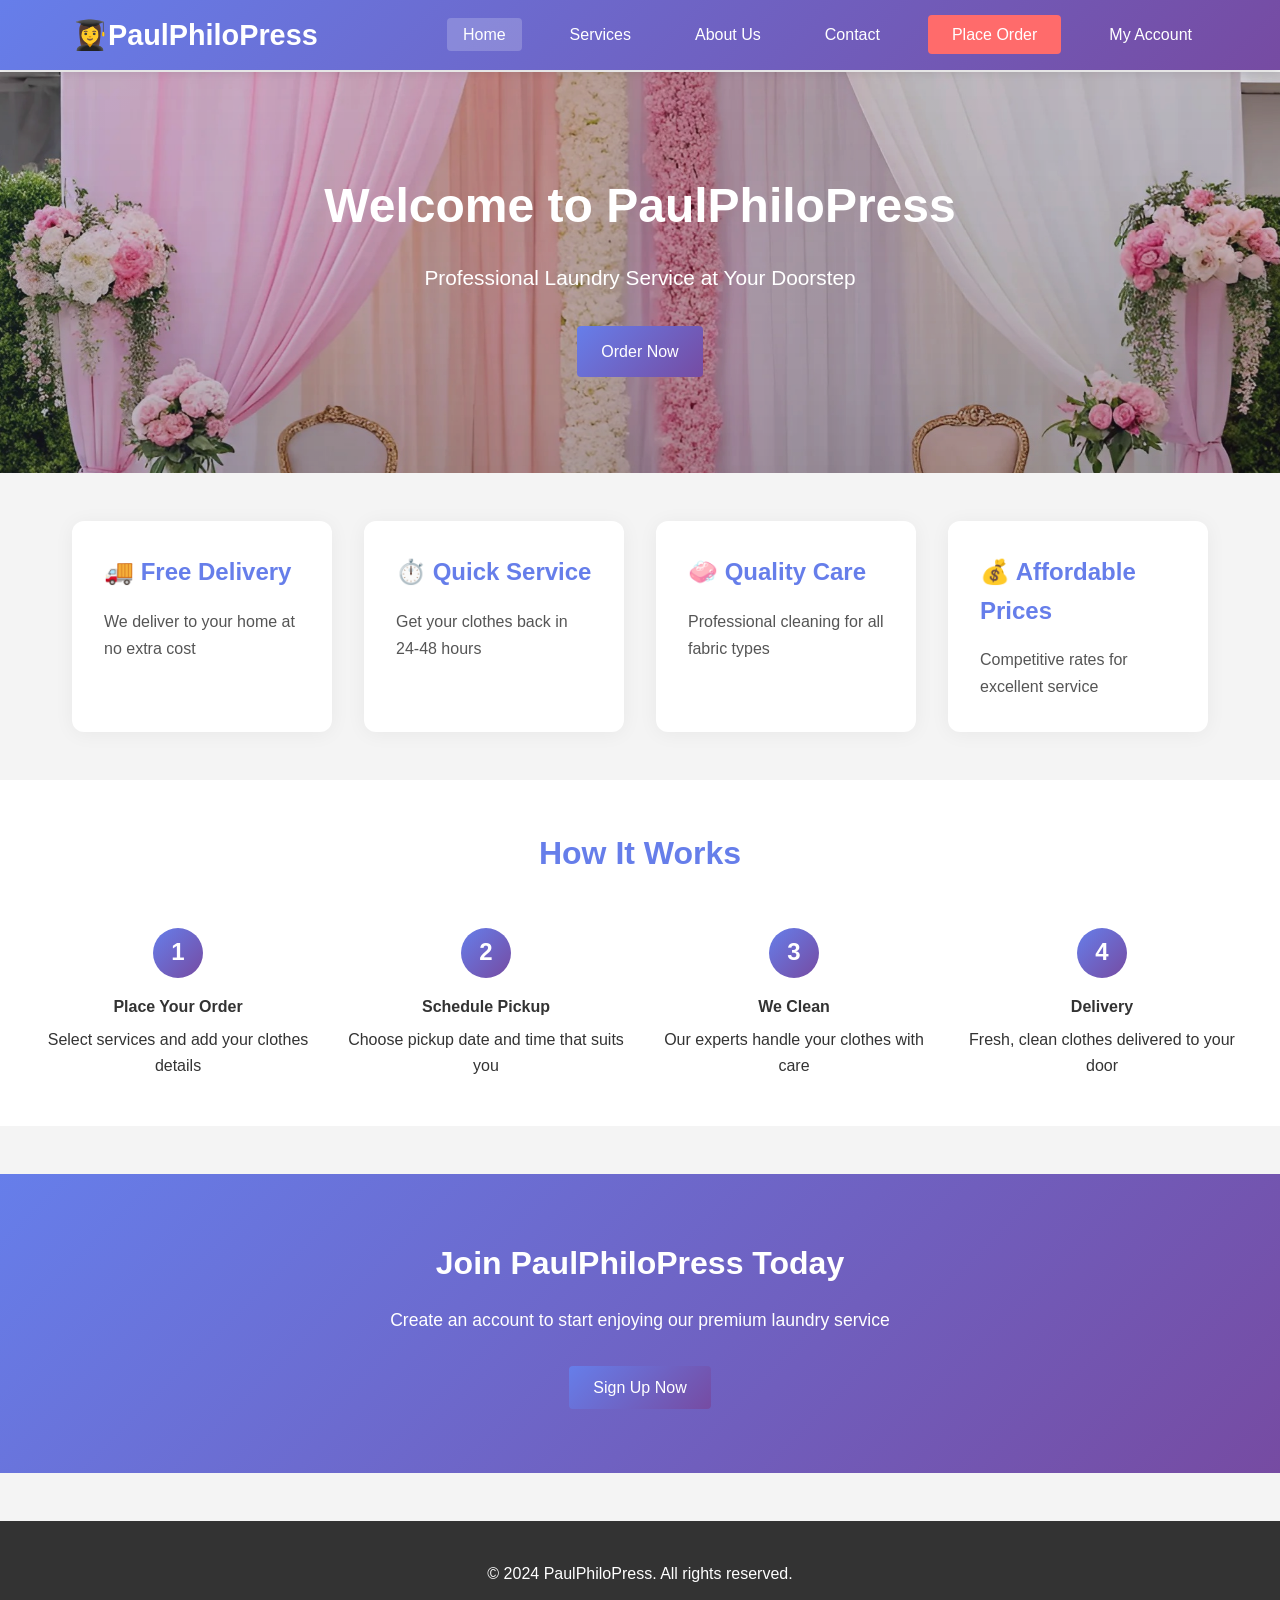
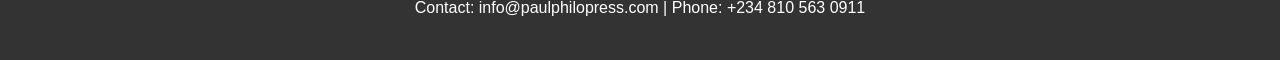
<file: index.html>
<!DOCTYPE html>
<html lang="en">

<head>
    <meta charset="UTF-8">
    <meta name="viewport" content="width=device-width, initial-scale=1.0">
    <title>PaulPhiloPress - Laundry Service</title>
    <link rel="stylesheet" href="styles.css">
</head>

<body>
    <!-- Navigation: top site navigation with responsive hamburger -->
    <nav class="navbar">
        <div class="nav-container">
            <div class="logo">👩‍🎓PaulPhiloPress</div>
            <div class="hamburger" id="hamburger" role="button" tabindex="0" aria-controls="navMenu"
                aria-expanded="false">
                <span></span>
                <span></span>
                <span></span>
            </div>
            <ul class="nav-menu" id="navMenu" aria-hidden="true">
                <li><a href="https://paulsoja1.github.io/Laundry-app/" class="active">Home</a></li>
                <li><a href="https://paulsoja1.github.io/Laundry-app/services.html">Services</a></li>
                <li><a href="https://paulsoja1.github.io/Laundry-app/about.html">About Us</a></li>
                <li><a href="https://paulsoja1.github.io/Laundry-app/contact.html">Contact</a></li>
                <li><a href="https://paulsoja1.github.io/Laundry-app/order.html" class="btn-order">Place Order</a></li>
                <li><a href="https://paulsoja1.github.io/Laundry-app/account.html">My Account</a></li>
                
            </ul>
        </div>
    </nav>

    <!-- Hero Section: main marketing CTA (centered on desktop) -->
    <section class="hero">
        <div class="hero-ad" id="heroAd" aria-hidden="true"></div>
        <div class="hero-content">
            <h1>Welcome to PaulPhiloPress</h1>
            <p>Professional Laundry Service at Your Doorstep</p>
            <a href="order.html" class="btn btn-primary">Order Now</a>
        </div>
    </section>

    <!-- Features Section: highlight core benefits in responsive cards -->
    <section class="features">
        <div class="feature-card">
            <h3>🚚 Free Delivery</h3>
            <p>We deliver to your home at no extra cost</p>
        </div>
        <div class="feature-card">
            <h3>⏱️ Quick Service</h3>
            <p>Get your clothes back in 24-48 hours</p>
        </div>
        <div class="feature-card">
            <h3>🧼 Quality Care</h3>
            <p>Professional cleaning for all fabric types</p>
        </div>
        <div class="feature-card">
            <h3>💰 Affordable Prices</h3>
            <p>Competitive rates for excellent service</p>
        </div>
    </section>

    <!-- How It Works -->
    <section class="how-it-works">
        <h2>How It Works</h2>
        <div class="steps">
            <div class="step">
                <div class="step-number">1</div>
                <h4>Place Your Order</h4>
                <p>Select services and add your clothes details</p>
            </div>
            <div class="step">
                <div class="step-number">2</div>
                <h4>Schedule Pickup</h4>
                <p>Choose pickup date and time that suits you</p>
            </div>
            <div class="step">
                <div class="step-number">3</div>
                <h4>We Clean</h4>
                <p>Our experts handle your clothes with care</p>
            </div>
            <div class="step">
                <div class="step-number">4</div>
                <h4>Delivery</h4>
                <p>Fresh, clean clothes delivered to your door</p>
            </div>
        </div>
    </section>

    <!-- User Registration Section: opens a centered modal signup form -->
    <section class="registration-section">
        <h2>Join PaulPhiloPress Today</h2>
        <p>Create an account to start enjoying our premium laundry service</p>
        <button class="btn btn-primary" onclick="openRegisterModal()">Sign Up Now</button>
    </section>

    <!-- Registration Modal -->
    <!-- Registration Modal (hidden by default)
         - `id="registerModal"` is used by JS to open/close the modal.
         - The modal uses centered flex layout and `max-height` + `overflow-y`
           so the form scrolls on small screens while staying visible.
    -->
    <div id="registerModal" class="modal" style="display:none;">
        <div class="modal-content">
            <span class="close" onclick="closeRegisterModal()">&times;</span>
            <h2>Create Your Account</h2>
            <!-- Signup form: fields are validated in `handleRegistration` -->
            <form id="registerForm">
                <div class="form-group">
                    <label>Username</label>
                    <input type="text" id="username" required>
                </div>
                <div class="form-group">
                    <label>Email</label>
                    <input type="email" id="email" required>
                </div>
                <div class="form-group">
                    <label>Phone</label>
                    <input type="tel" id="phone" required>
                </div>
                <div class="form-group">
                    <label>Profile Picture</label>
                    <input type="file" id="profilePic" accept="image/*">
                </div>
                <div class="form-group">
                    <label>Address</label>
                    <textarea id="address" rows="3" required></textarea>
                </div>
                <!-- Submit triggers client-side account creation saved to localStorage -->
                <button type="submit" class="btn btn-primary" style="width: 100%;">Create Account</button>
            </form>
        </div>
    </div>

    <!-- Footer -->
    <footer class="footer">
        <p>&copy; 2024 PaulPhiloPress. All rights reserved.</p>
        <p>Contact: info@paulphilopress.com | Phone: +234 810 563 0911</p>
    </footer>

    <script src="script.js"></script>
</body>

</html>
</file>
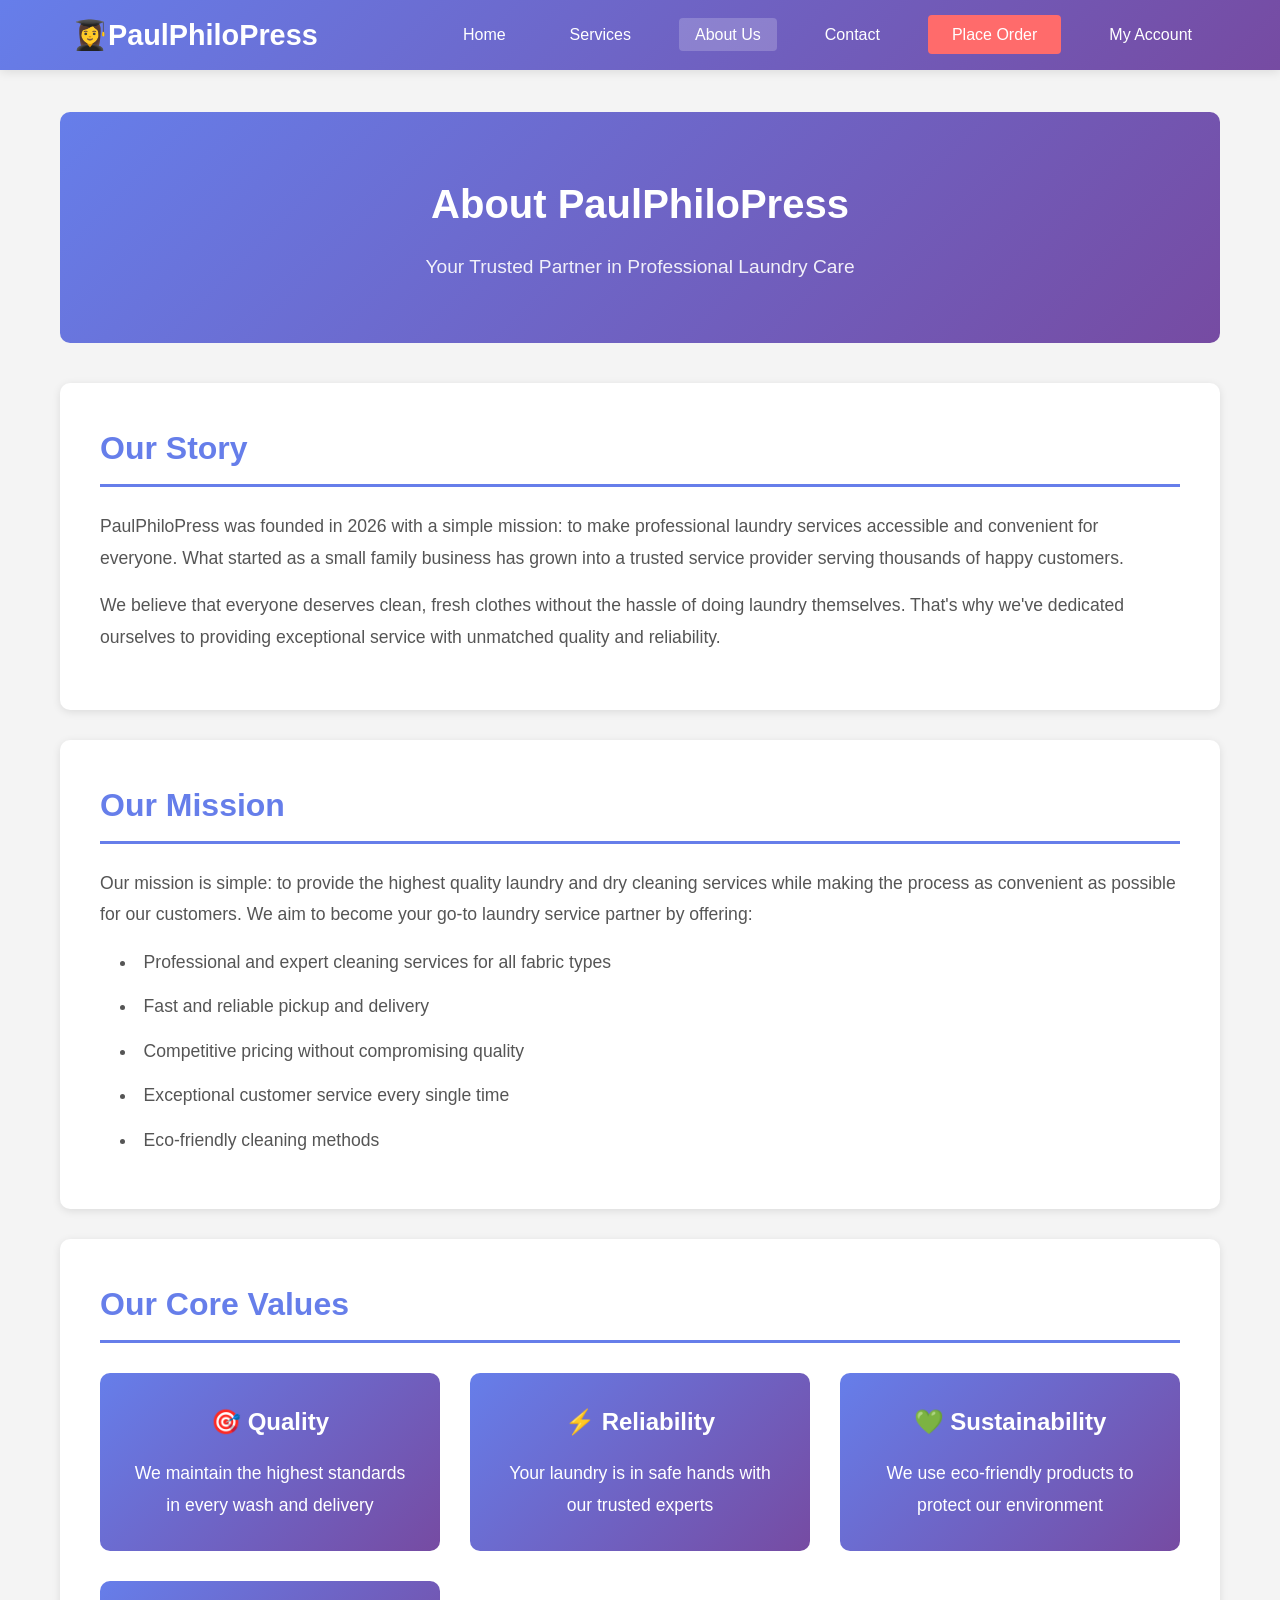
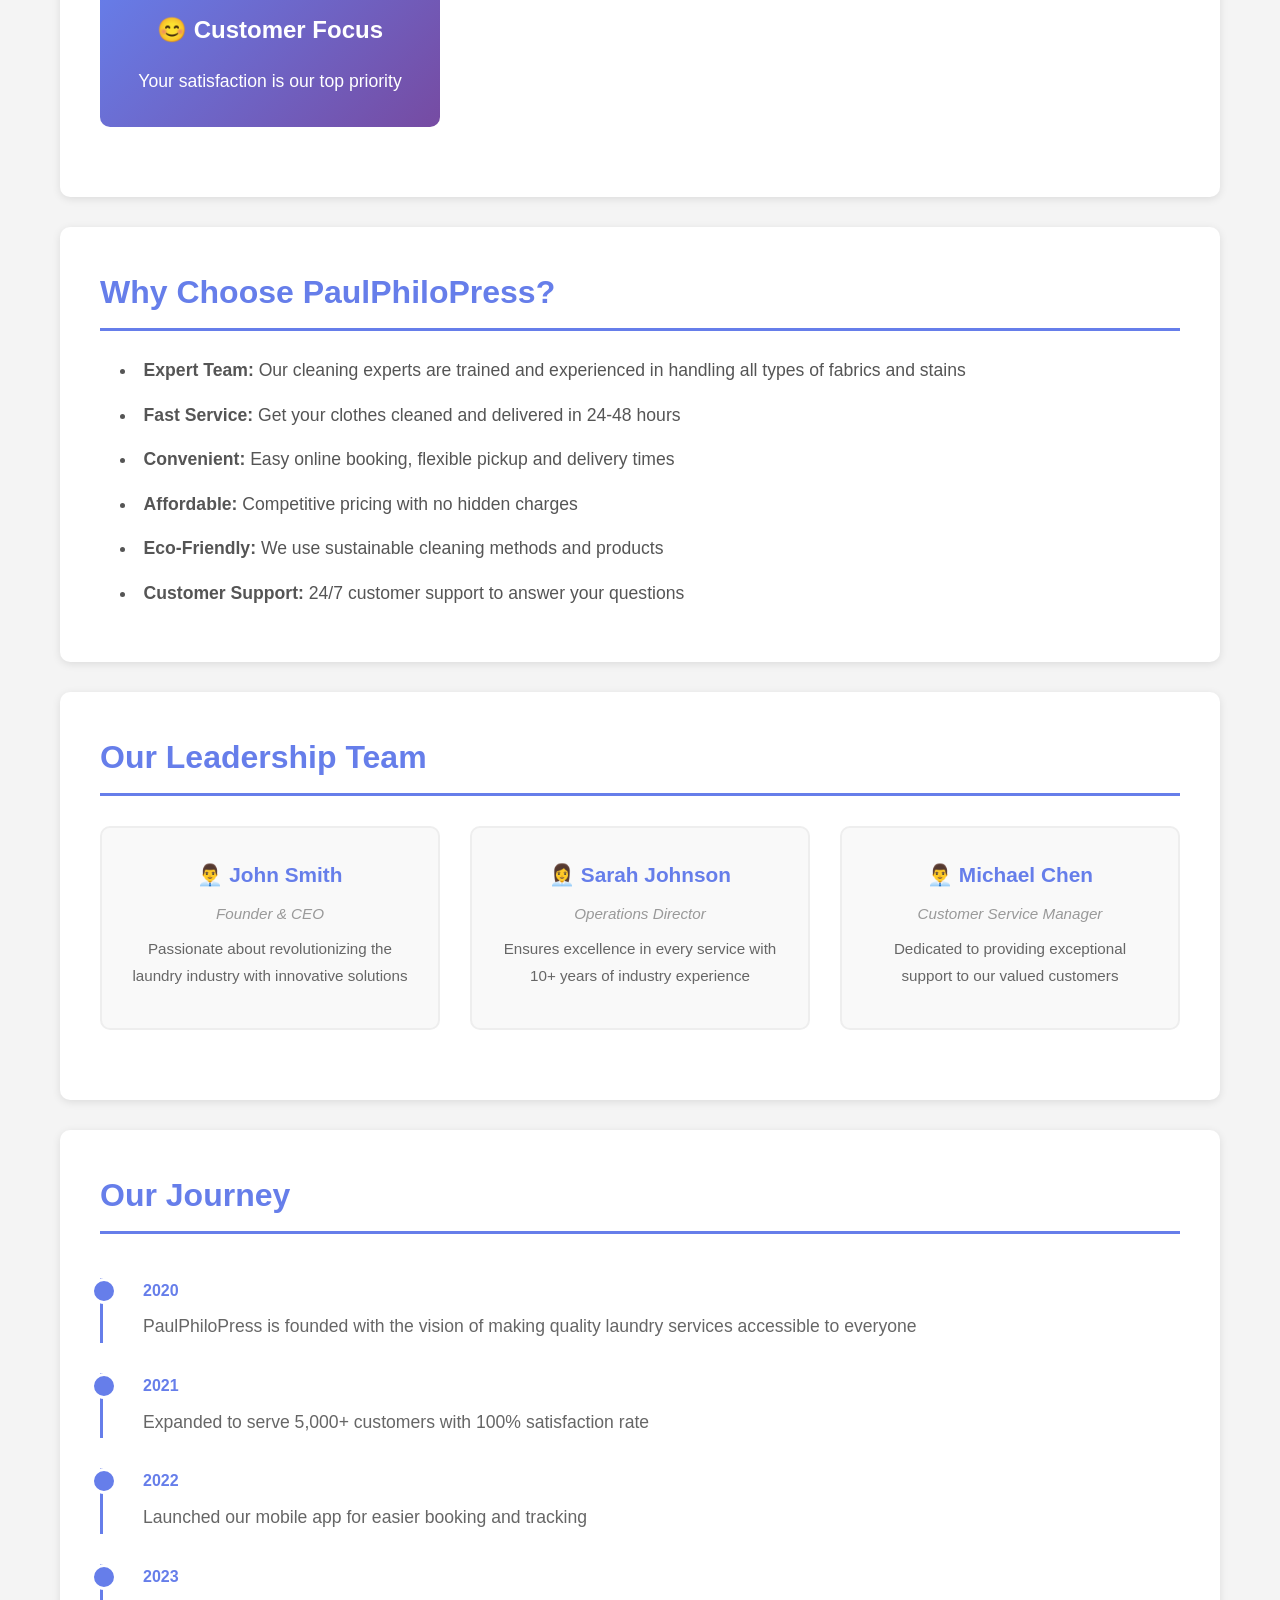
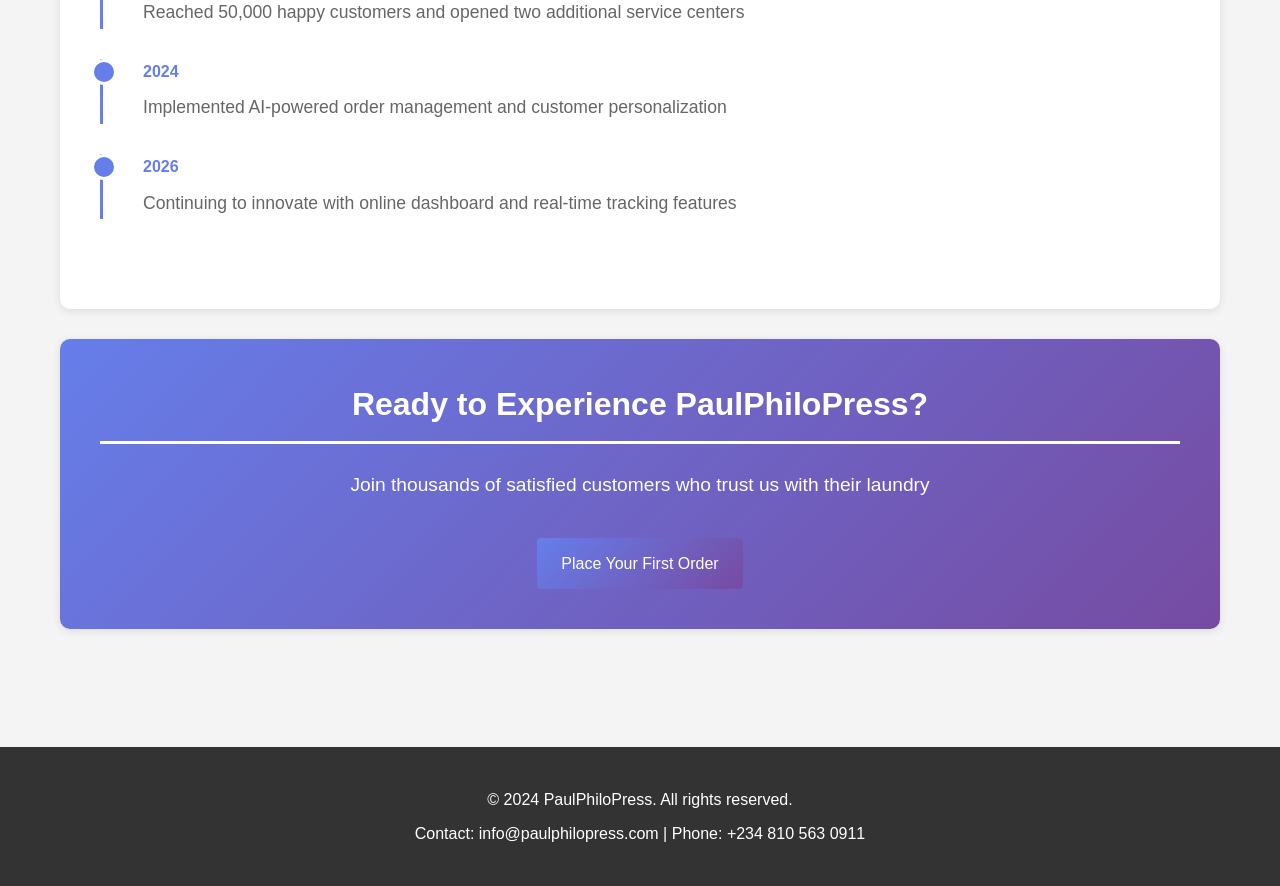
<file: about.html>
<!DOCTYPE html>
<html lang="en">
<head>
    <meta charset="UTF-8">
    <meta name="viewport" content="width=device-width, initial-scale=1.0">
    <title>About Us - PaulPhiloPress</title>
    <link rel="stylesheet" href="styles.css">
    <style>
        .about-container {
            max-width: 1200px;
            margin: 0 auto;
            padding: 40px 20px;
        }

        .about-hero {
            background: linear-gradient(135deg, #667eea 0%, #764ba2 100%);
            color: white;
            padding: 60px 20px;
            text-align: center;
            border-radius: 10px;
            margin-bottom: 40px;
        }

        .about-hero h1 {
            font-size: 2.5rem;
            margin-bottom: 1rem;
        }

        .about-hero p {
            font-size: 1.2rem;
            opacity: 0.9;
        }

        .about-section {
            background: white;
            padding: 40px;
            border-radius: 10px;
            margin-bottom: 30px;
            box-shadow: 0 2px 8px rgba(0, 0, 0, 0.1);
        }

        .about-section h2 {
            color: #667eea;
            font-size: 2rem;
            margin-bottom: 1.5rem;
            border-bottom: 3px solid #667eea;
            padding-bottom: 10px;
        }

        .about-section p {
            font-size: 1.1rem;
            line-height: 1.8;
            color: #555;
            margin-bottom: 1rem;
        }

        .about-section ul {
            list-style-position: inside;
            font-size: 1.1rem;
            line-height: 1.8;
            color: #555;
        }

        .about-section li {
            margin-bottom: 0.8rem;
            margin-left: 20px;
        }

        .values-grid {
            display: grid;
            grid-template-columns: repeat(auto-fit, minmax(250px, 1fr));
            gap: 30px;
            margin: 30px 0;
        }

        .value-card {
            background: linear-gradient(135deg, #667eea 0%, #764ba2 100%);
            color: white;
            padding: 30px;
            border-radius: 10px;
            text-align: center;
            transition: transform 0.3s;
        }

        .value-card:hover {
            transform: translateY(-10px);
        }

        .value-card h3 {
            font-size: 1.5rem;
            margin-bottom: 1rem;
        }

        .value-card p {
            color: white;
            margin: 0;
        }

        .team-grid {
            display: grid;
            grid-template-columns: repeat(auto-fit, minmax(250px, 1fr));
            gap: 30px;
            margin: 30px 0;
        }

        .team-member {
            background: #f9f9f9;
            padding: 30px;
            border-radius: 10px;
            text-align: center;
            border: 2px solid #eee;
            transition: border-color 0.3s;
        }

        .team-member:hover {
            border-color: #667eea;
        }

        .team-member h4 {
            color: #667eea;
            font-size: 1.3rem;
            margin-bottom: 0.5rem;
        }

        .team-member p {
            color: #666;
            margin: 0.5rem 0;
            font-size: 0.95rem;
        }

        .team-member .role {
            color: #999;
            font-style: italic;
        }

        .timeline {
            position: relative;
            padding: 20px 0;
        }

        .timeline-item {
            margin-bottom: 30px;
            padding-left: 40px;
            border-left: 3px solid #667eea;
            position: relative;
        }

        .timeline-item::before {
            content: '';
            position: absolute;
            left: -12px;
            top: 0;
            width: 20px;
            height: 20px;
            background: #667eea;
            border: 3px solid white;
            border-radius: 50%;
        }

        .timeline-item h4 {
            color: #667eea;
            margin: 0 0 0.5rem 0;
        }

        .timeline-item p {
            margin: 0;
            color: #666;
        }
    </style>
</head>
<body>
    <!-- Navigation -->
    <nav class="navbar">
        <div class="nav-container">
            <div class="logo">👩‍🎓PaulPhiloPress</div>
            <div class="hamburger" id="hamburger" role="button" tabindex="0" aria-controls="navMenu" aria-expanded="false">
                <span></span>
                <span></span>
                <span></span>
            </div>
            <ul class="nav-menu" id="navMenu" aria-hidden="true">
                <li><a href="index.html">Home</a></li>
                <li><a href="services.html">Services</a></li>
                <li><a href="about.html" class="active">About Us</a></li>
                <li><a href="contact.html">Contact</a></li>
                <li><a href="order.html" class="btn-order">Place Order</a></li>
                <li><a href="account.html">My Account</a></li>
                <li><a href="/admin">Admin</a></li>
            </ul>
        </div>
    </nav>

    <div class="about-container">
        <!-- About Hero -->
        <div class="about-hero">
            <h1>About PaulPhiloPress</h1>
            <p>Your Trusted Partner in Professional Laundry Care</p>
        </div>

        <!-- Our Story -->
        <div class="about-section">
            <h2>Our Story</h2>
            <p>
                PaulPhiloPress was founded in 2026 with a simple mission: to make professional laundry services accessible and convenient for everyone. What started as a small family business has grown into a trusted service provider serving thousands of happy customers.
            </p>
            <p>
                We believe that everyone deserves clean, fresh clothes without the hassle of doing laundry themselves. That's why we've dedicated ourselves to providing exceptional service with unmatched quality and reliability.
            </p>
        </div>

        <!-- Our Mission -->
        <div class="about-section">
            <h2>Our Mission</h2>
            <p>
                Our mission is simple: to provide the highest quality laundry and dry cleaning services while making the process as convenient as possible for our customers. We aim to become your go-to laundry service partner by offering:
            </p>
            <ul>
                <li>Professional and expert cleaning services for all fabric types</li>
                <li>Fast and reliable pickup and delivery</li>
                <li>Competitive pricing without compromising quality</li>
                <li>Exceptional customer service every single time</li>
                <li>Eco-friendly cleaning methods</li>
            </ul>
        </div>

        <!-- Our Values -->
        <div class="about-section">
            <h2>Our Core Values</h2>
            <div class="values-grid">
                <div class="value-card">
                    <h3>🎯 Quality</h3>
                    <p>We maintain the highest standards in every wash and delivery</p>
                </div>
                <div class="value-card">
                    <h3>⚡ Reliability</h3>
                    <p>Your laundry is in safe hands with our trusted experts</p>
                </div>
                <div class="value-card">
                    <h3>💚 Sustainability</h3>
                    <p>We use eco-friendly products to protect our environment</p>
                </div>
                <div class="value-card">
                    <h3>😊 Customer Focus</h3>
                    <p>Your satisfaction is our top priority</p>
                </div>
            </div>
        </div>

        <!-- Why Choose Us -->
        <div class="about-section">
            <h2>Why Choose PaulPhiloPress?</h2>
            <ul>
                <li><strong>Expert Team:</strong> Our cleaning experts are trained and experienced in handling all types of fabrics and stains</li>
                <li><strong>Fast Service:</strong> Get your clothes cleaned and delivered in 24-48 hours</li>
                <li><strong>Convenient:</strong> Easy online booking, flexible pickup and delivery times</li>
                <li><strong>Affordable:</strong> Competitive pricing with no hidden charges</li>
                <li><strong>Eco-Friendly:</strong> We use sustainable cleaning methods and products</li>
                <li><strong>Customer Support:</strong> 24/7 customer support to answer your questions</li>
            </ul>
        </div>

        <!-- Our Team -->
        <div class="about-section">
            <h2>Our Leadership Team</h2>
            <div class="team-grid">
                <div class="team-member">
                    <h4>👨‍💼 John Smith</h4>
                    <p class="role">Founder & CEO</p>
                    <p>Passionate about revolutionizing the laundry industry with innovative solutions</p>
                </div>
                <div class="team-member">
                    <h4>👩‍💼 Sarah Johnson</h4>
                    <p class="role">Operations Director</p>
                    <p>Ensures excellence in every service with 10+ years of industry experience</p>
                </div>
                <div class="team-member">
                    <h4>👨‍💼 Michael Chen</h4>
                    <p class="role">Customer Service Manager</p>
                    <p>Dedicated to providing exceptional support to our valued customers</p>
                </div>
            </div>
        </div>

        <!-- Our Journey -->
        <div class="about-section">
            <h2>Our Journey</h2>
            <div class="timeline">
                <div class="timeline-item">
                    <h4>2020</h4>
                    <p>PaulPhiloPress is founded with the vision of making quality laundry services accessible to everyone</p>
                </div>
                <div class="timeline-item">
                    <h4>2021</h4>
                    <p>Expanded to serve 5,000+ customers with 100% satisfaction rate</p>
                </div>
                <div class="timeline-item">
                    <h4>2022</h4>
                    <p>Launched our mobile app for easier booking and tracking</p>
                </div>
                <div class="timeline-item">
                    <h4>2023</h4>
                    <p>Reached 50,000 happy customers and opened two additional service centers</p>
                </div>
                <div class="timeline-item">
                    <h4>2024</h4>
                    <p>Implemented AI-powered order management and customer personalization</p>
                </div>
                <div class="timeline-item">
                    <h4>2026</h4>
                    <p>Continuing to innovate with online dashboard and real-time tracking features</p>
                </div>
            </div>
        </div>

        <!-- Call to Action -->
        <div class="about-section" style="background: linear-gradient(135deg, #667eea 0%, #764ba2 100%); color: white; text-align: center;">
            <h2 style="color: white; border-bottom-color: white;">Ready to Experience PaulPhiloPress?</h2>
            <p style="color: white; font-size: 1.2rem;">Join thousands of satisfied customers who trust us with their laundry</p>
            <a href="order.html" class="btn btn-primary" style="margin-top: 20px;">Place Your First Order</a>
        </div>
    </div>

    <!-- Footer -->
    <footer class="footer">
        <p>&copy; 2024 PaulPhiloPress. All rights reserved.</p>
        <p>Contact: info@paulphilopress.com | Phone: +234 810 563 0911</p>
    </footer>
    <script src="script.js"></script>
</body>
</html>
</file>
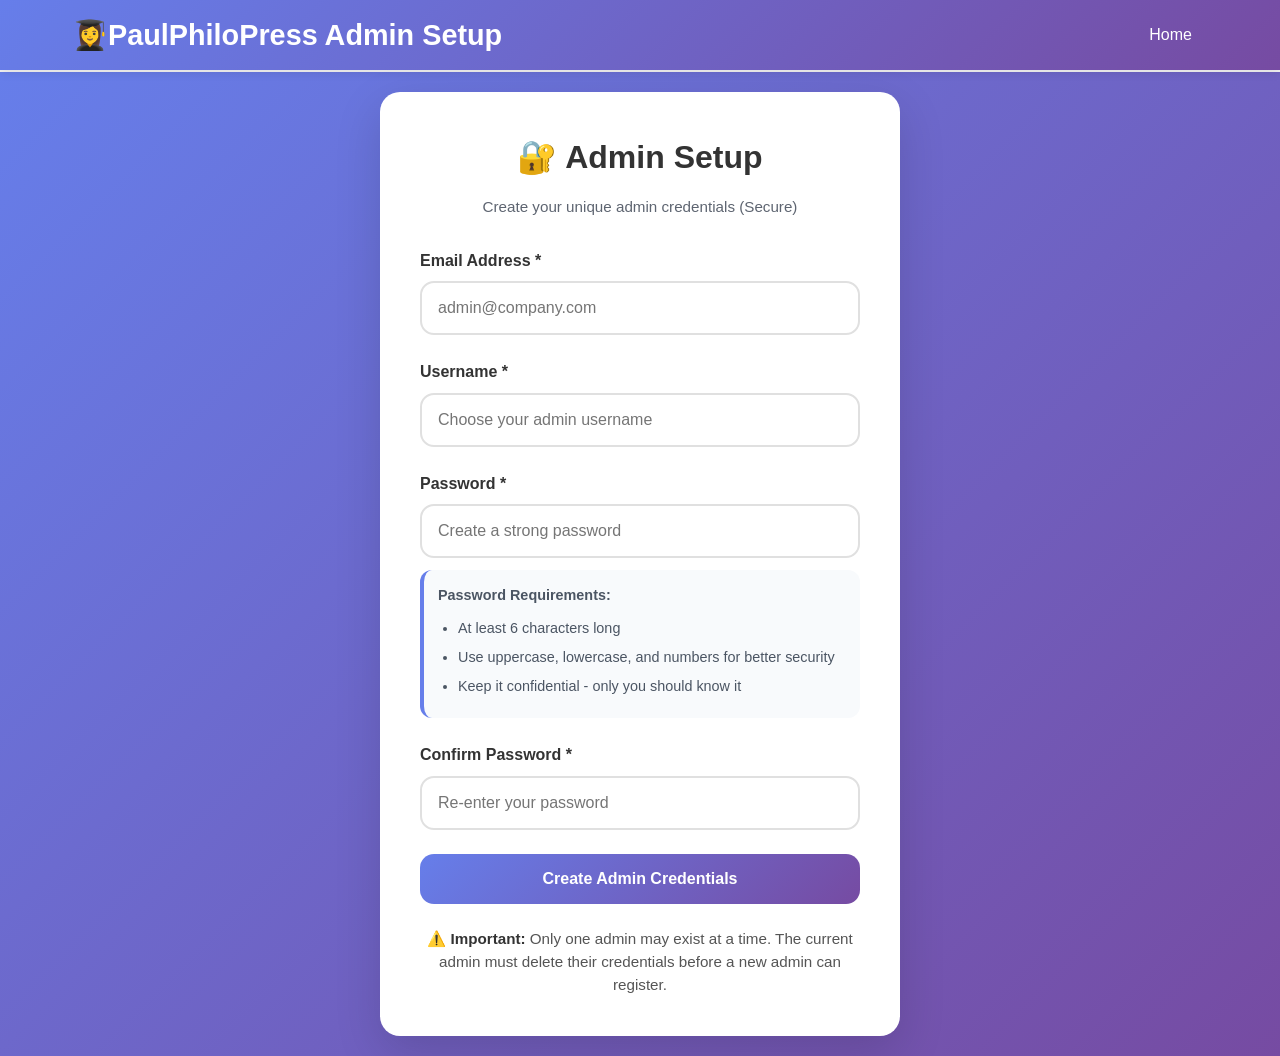
<file: admin-setup.html>
<!DOCTYPE html>
<html lang="en">
<head>
    <meta charset="UTF-8">
    <meta name="viewport" content="width=device-width, initial-scale=1.0">
    <title>Admin Setup - PaulPhiloPress</title>
    <link rel="stylesheet" href="styles.css">
    <link rel="stylesheet" href="admin-setup.css">
</head>
<body>
    <nav class="navbar">
        <div class="nav-container">
            <div class="logo">👩‍🎓PaulPhiloPress Admin Setup</div>
            <div class="hamburger" id="hamburger" role="button" tabindex="0" aria-controls="navMenu" aria-expanded="false">
                <span></span>
                <span></span>
                <span></span>
            </div>
            <ul class="nav-menu" id="navMenu" aria-hidden="true">
                <li><a href="index.html">Home</a></li>
            </ul>
        </div>
    </nav>

    <div class="setup-page">
        <div class="setup-card">
            <h1>🔐 Admin Setup</h1>
            <p class="subtitle">Create your unique admin credentials (Secure)</p>

            <div id="alert" class="alert"></div>

            <div id="setupForm">
                <form class="setup-form" >
                    <div class="form-group">
                        <label for="email">Email Address *</label>
                        <input 
                            type="email" 
                            id="email" 
                            name="email" 
                            required
                            placeholder="admin@company.com"
                        >
                    </div>

                    <div class="form-group">
                        <label for="username">Username *</label>
                        <input 
                            type="text" 
                            id="username" 
                            name="username" 
                            required
                            placeholder="Choose your admin username"
                            minlength="3"
                        >
                    </div>

                    <div class="form-group">
                        <label for="password">Password *</label>
                        <input 
                            type="password" 
                            id="password" 
                            name="password" 
                            required
                            placeholder="Create a strong password"
                            minlength="6"
                        >
                        <div class="password-requirements">
                            <strong>Password Requirements:</strong>
                            <ul>
                                <li>At least 6 characters long</li>
                                <li>Use uppercase, lowercase, and numbers for better security</li>
                                <li>Keep it confidential - only you should know it</li>
                            </ul>
                        </div>
                    </div>

                    <div class="form-group">
                        <label for="confirmPassword">Confirm Password *</label>
                        <input 
                            type="password" 
                            id="confirmPassword" 
                            name="confirmPassword" 
                            required
                            placeholder="Re-enter your password"
                        >
                    </div>

                    <button type="submit" id="submitBtn">Create Admin Credentials</button>
                </form>
                <div class="loading" id="loading">Processing...</div>
            </div>

            <div class="setup-note">
                <strong>⚠️ Important:</strong> Only one admin may exist at a time. 
                The current admin must delete their credentials before a new admin can register.
            </div>
        </div>
    </div>

        <script src="script.js"></script>
    <script src="admin-setup.js"></script>
</body>
</html>
</file>
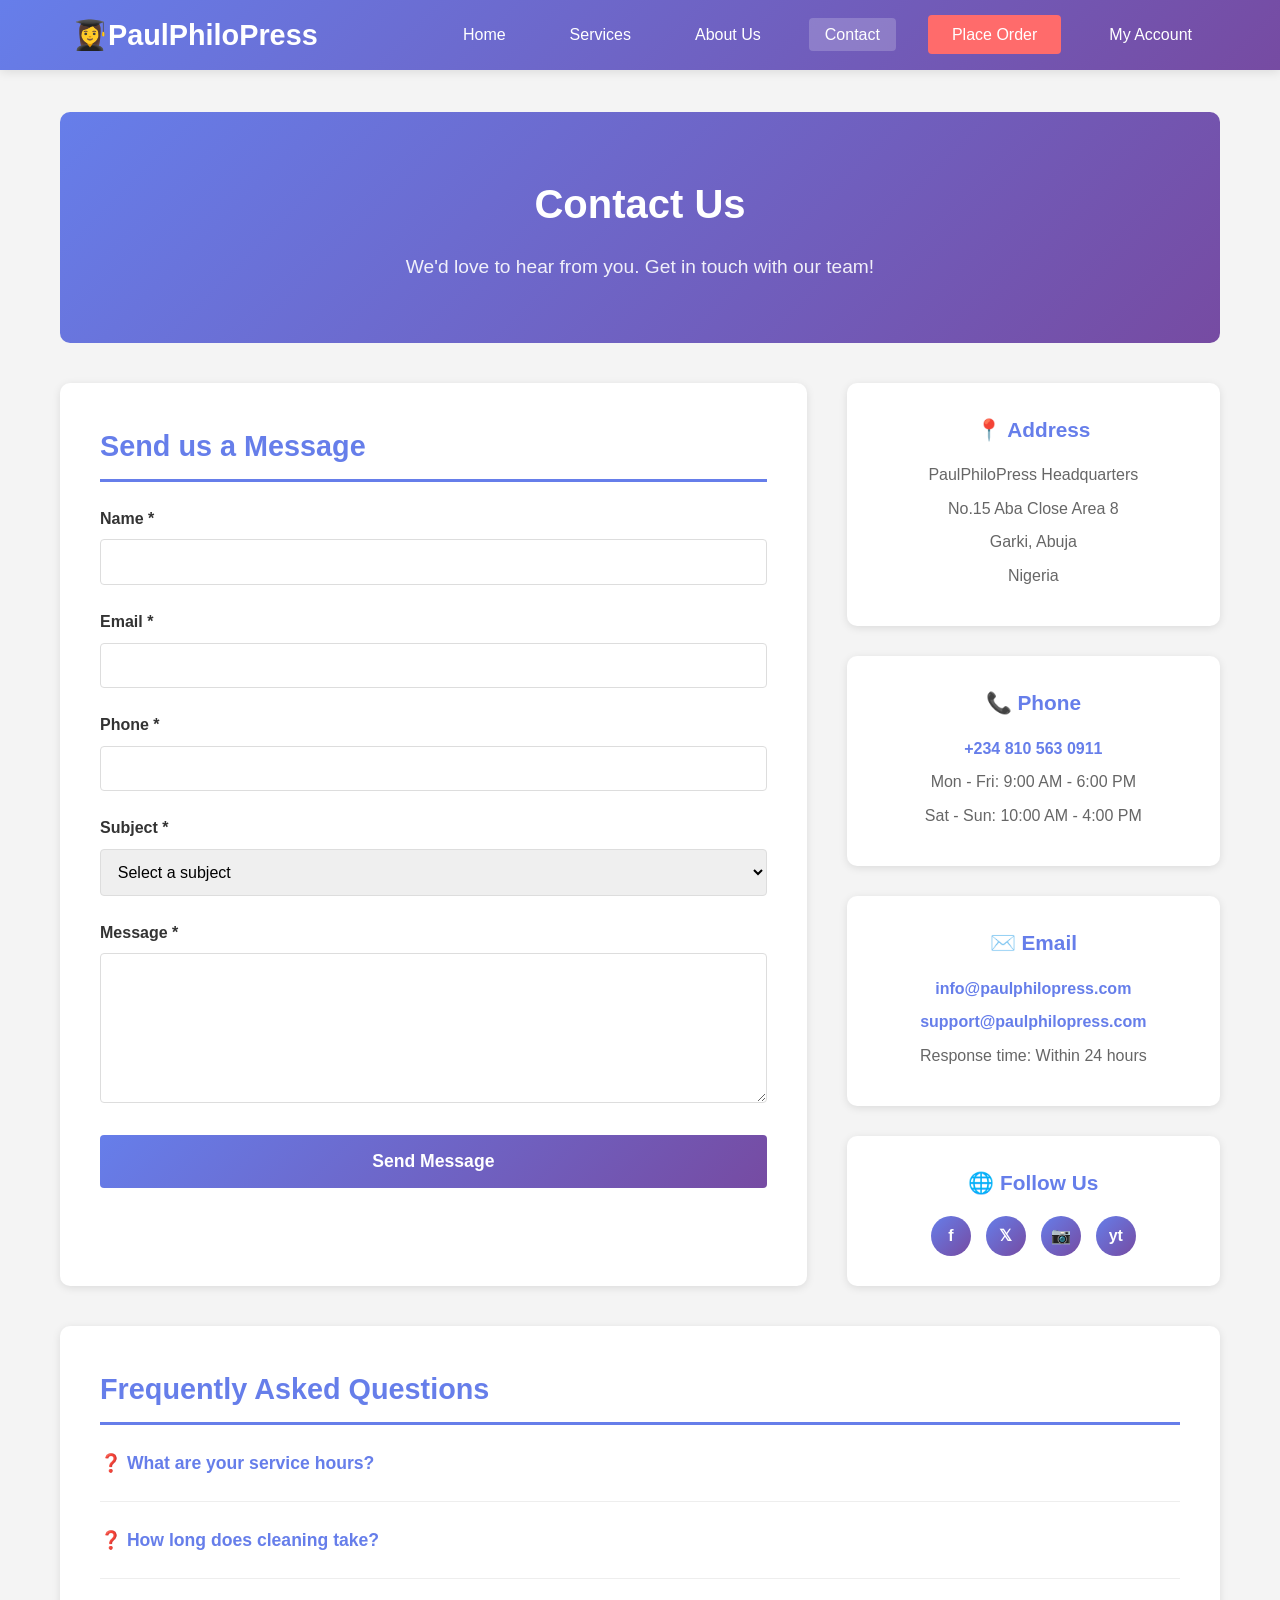
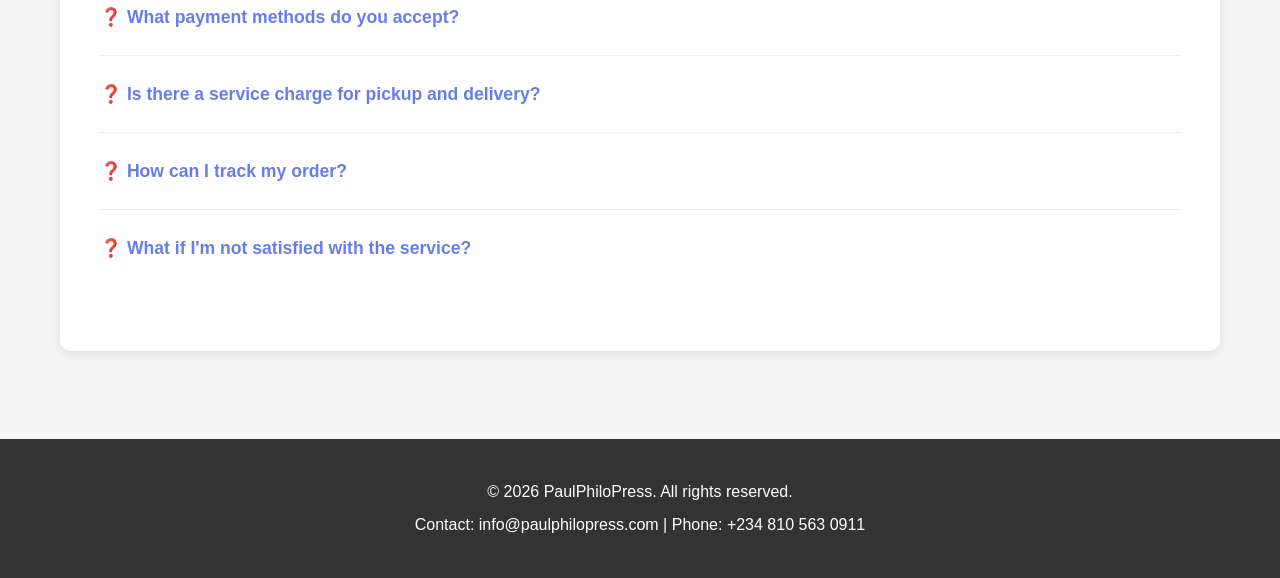
<file: contact.html>
<!DOCTYPE html>
<html lang="en">
<head>
    <meta charset="UTF-8">
    <meta name="viewport" content="width=device-width, initial-scale=1.0">
    <title>Contact Us - PaulPhiloPress</title>
    <link rel="stylesheet" href="styles.css">
    <style>
         .contact-container {
            max-width: 1200px;
            margin: 0 auto;
            padding: 40px 20px;
        }

        .contact-hero {
            background: linear-gradient(135deg, #667eea 0%, #764ba2 100%);
            color: white;
            padding: 60px 20px;
            text-align: center;
            border-radius: 10px;
            margin-bottom: 40px;
        }

        .contact-hero h1 {
            font-size: 2.5rem;
            margin-bottom: 1rem;
        }

        .contact-hero p {
            font-size: 1.2rem;
            opacity: 0.9;
        }

        .contact-grid {
            display: grid;
            grid-template-columns: 2fr 1fr;
            gap: 40px;
            margin-bottom: 40px;
        }

        .contact-form {
            background: white;
            padding: 40px;
            border-radius: 10px;
            box-shadow: 0 2px 8px rgba(0, 0, 0, 0.1);
        }

        .contact-form h2 {
            color: #667eea;
            font-size: 1.8rem;
            margin-bottom: 1.5rem;
            border-bottom: 3px solid #667eea;
            padding-bottom: 10px;
        }

        .form-group {
            margin-bottom: 1.5rem;
        }

        .form-group label {
            display: block;
            margin-bottom: 0.5rem;
            font-weight: 600;
            color: #333;
        }

        .form-group input,
        .form-group textarea,
        .form-group select {
            width: 100%;
            padding: 0.8rem;
            border: 1px solid #ddd;
            border-radius: 4px;
            font-family: inherit;
            font-size: 1rem;
            resize: vertical;
        }

        .form-group input:focus,
        .form-group textarea:focus,
        .form-group select:focus {
            outline: none;
            border-color: #667eea;
            box-shadow: 0 0 5px rgba(102, 126, 234, 0.3);
        }

        .form-group textarea {
            resize: vertical;
            min-height: 150px;
        }

        .submit-btn {
            background: linear-gradient(135deg, #667eea 0%, #764ba2 100%);
            color: white;
            padding: 1rem 2rem;
            border: none;
            border-radius: 4px;
            cursor: pointer;
            font-size: 1.1rem;
            font-weight: bold;
            width: 100%;
            transition: transform 0.3s;
        }

        .submit-btn:hover {
            transform: translateY(-2px);
            box-shadow: 0 4px 12px rgba(102, 126, 234, 0.4);
        }

        .contact-info {
            display: flex;
            flex-direction: column;
            gap: 30px;
        }

        .info-card {
            background: white;
            padding: 30px;
            border-radius: 10px;
            box-shadow: 0 2px 8px rgba(0, 0, 0, 0.1);
            text-align: center;
        }

        .info-card h3 {
            color: #667eea;
            font-size: 1.3rem;
            margin-bottom: 1rem;
            display: flex;
            align-items: center;
            justify-content: center;
            gap: 10px;
        }

        .info-card p {
            color: #666;
            margin: 0.5rem 0;
            font-size: 1rem;
        }

        .info-card a {
            color: #667eea;
            text-decoration: none;
            font-weight: bold;
            transition: color 0.3s;
        }

        .info-card a:hover {
            color: #764ba2;
        }

        .social-links {
            display: flex;
            justify-content: center;
            gap: 15px; 
            margin-top: 1rem;
        }

        .social-links a {
            display: inline-block;
            width: 40px;
            height: 40px;
            background: linear-gradient(135deg, #667eea 0%, #764ba2 100%);
            color: white;
            border-radius: 50%;
            display: flex;
            align-items: center;
            justify-content: center;
            text-decoration: none;
            transition: transform 0.3s;
            font-weight: bold;
        }

        .social-links a:hover {
            transform: scale(1.2);
        }

        .faq-section {
            background: white;
            padding: 40px;
            border-radius: 10px;
            box-shadow: 0 2px 8px rgba(0, 0, 0, 0.1);
            margin-top: 40px;
        }

        .faq-section h2 {
            color: #667eea;
            font-size: 1.8rem;
            margin-bottom: 1.5rem;
            border-bottom: 3px solid #667eea;
            padding-bottom: 10px;
        }

        .faq-item {
            margin-bottom: 1.5rem;
            border-bottom: 1px solid #eee;
            padding-bottom: 1.5rem;
        }

        .faq-item:last-child {
            border-bottom: none;
        }

        .faq-question {
            font-weight: bold;
            color: #667eea;
            cursor: pointer;
            transition: color 0.3s;
            font-size: 1.1rem;
        }

        .faq-question:hover {
            color: #764ba2;
        }

        .faq-answer {
            color: #666;
            margin-top: 0.8rem;
            line-height: 1.6;
            display: none;
        }

        .faq-answer.active {
            display: block;
        }

        @media (max-width: 768px) {
            .contact-grid {
                grid-template-columns: 1fr;
            }

            .contact-hero h1 {
                font-size: 2rem;
            }
        }
    </style>
</head>
<body>
    <!-- Navigation -->
    <nav class="navbar">
        <div class="nav-container">
            <div class="logo">👩‍🎓PaulPhiloPress</div>
            <div class="hamburger" id="hamburger" role="button" tabindex="0" aria-controls="navMenu" aria-expanded="false">
                <span></span>
                <span></span>
                <span></span>
            </div>
            <ul class="nav-menu" id="navMenu" aria-hidden="true">
                <li><a href="index.html">Home</a></li>
                <li><a href="services.html">Services</a></li>
                <li><a href="about.html">About Us</a></li>
                <li><a href="contact.html" class="active">Contact</a></li>
                <li><a href="order.html" class="btn-order">Place Order</a></li>
                <li><a href="account.html">My Account</a></li>
                <li><a href="/admin">Admin</a></li>
            </ul>
        </div>
    </nav>

    <div class="contact-container">
        <!-- Contact Hero -->
        <div class="contact-hero">
            <h1>Contact Us</h1>
            <p>We'd love to hear from you. Get in touch with our team!</p>
        </div>

        <!-- Contact Grid -->
        <div class="contact-grid">
            <!-- Contact Form -->
            <div class="contact-form">
                <h2>Send us a Message</h2>
                <form id="contactForm" action="https://formsubmit.co/paulsoja2020@gmail.com" method="POST">
                    <div class="form-group">
                        <label>Name *</label>
                        <input type="text" id="name"  name="name" required>
                    </div>

                    <div class="form-group">
                        <label>Email *</label>
                        <input type="email" id="email" name="email" required>
                    </div>

                    <div class="form-group">
                        <label>Phone *</label>
                        <input type="tel" id="phone" name="phone" required>
                    </div>

                    <div class="form-group">
                        <label>Subject *</label>
                        <select id="subject" name="subject" required>
                            <option value="">Select a subject</option>
                            <option value="general">General Inquiry</option>
                            <option value="order">Order Related</option>
                            <option value="complaint">Complaint</option>
                            <option value="feedback">Feedback</option>
                            <option value="partnership">Partnership</option>
                            <option value="other">Other</option>
                        </select>
                    </div>

                    <div class="form-group">
                        <label>Message *</label>
                        <textarea id="message" name="message" required></textarea>
                    </div>

                    <button type="submit" class="submit-btn">Send Message</button>
                </form>
            </div>

            <!-- Contact Information -->
            <div class="contact-info">
                <div class="info-card">
                    <h3>📍 Address</h3>
                    <p>PaulPhiloPress Headquarters</p>
                    <p>No.15 Aba Close Area 8</p>
                    <p>Garki, Abuja</p>
                    <p>Nigeria</p>
                </div>

                <div class="info-card">
                    <h3>📞 Phone</h3>
                    <p><a href="tel:+2348105630911">+234 810 563 0911</a></p>
                    <p>Mon - Fri: 9:00 AM - 6:00 PM</p>
                    <p>Sat - Sun: 10:00 AM - 4:00 PM</p>
                </div>

                <div class="info-card">
                    <h3>✉️ Email</h3>
                    <p><a href="mailto:paulsoja2020@gmail.com">info@paulphilopress.com</a></p>
                    <p><a href="mailto:paulsoja2020@gmail.com">support@paulphilopress.com</a></p>
                    <p>Response time: Within 24 hours</p>
                </div>

                <div class="info-card">
                    <h3>🌐 Follow Us</h3>
                    <div class="social-links">
                        <a href="https://www.facebook.com/absalomsj.paul" title="Facebook">f</a>
                        <a href="https://twitter.com/absalomsj" title="Twitter">𝕏</a>
                        <a href="https://www.instagram.com/absalomsj" title="Instagram">📷</a>
                        <a href="https://www.youtube.com/@PAUL.S.J-OO1" title="YouTube">yt</a>
                    </div>
                </div>
            </div>
        </div>

        <!-- FAQ Section -->
        <div class="faq-section">
            <h2>Frequently Asked Questions</h2>

            <div class="faq-item">
                <div class="faq-question" onclick="toggleFAQ(this)">❓ What are your service hours?</div>
                <div class="faq-answer">
                    We operate Monday to Friday from 9:00 AM to 6:00 PM, and Saturday to Sunday from 10:00 AM to 4:00 PM. You can schedule pickups and deliveries during these hours through our online platform.
                </div>
            </div>

            <div class="faq-item">
                <div class="faq-question" onclick="toggleFAQ(this)">❓ How long does cleaning take?</div>
                <div class="faq-answer">
                    Standard cleaning takes 24-48 hours from pickup. Express services are available for an additional fee if you need faster turnaround.
                </div>
            </div>

            <div class="faq-item">
                <div class="faq-question" onclick="toggleFAQ(this)">❓ What payment methods do you accept?</div>
                <div class="faq-answer">
                    We accept all major credit cards, debit cards, digital wallets (Opay, POS, Cash), and bank transfers. Payment is processed securely on our platform.
                </div>
            </div>

            <div class="faq-item">
                <div class="faq-question" onclick="toggleFAQ(this)">❓ Is there a service charge for pickup and delivery?</div>
                <div class="faq-answer">
                    No! We offer free pickup and delivery for orders over ₦20,000. For smaller orders, a minimal delivery fee may apply.
                </div>
            </div>

            <div class="faq-item">
                <div class="faq-question" onclick="toggleFAQ(this)">❓ How can I track my order?</div>
                <div class="faq-answer">
                    Once you create an account and place an order, you can track it in real-time through your account dashboard. You'll also receive SMS and email updates at each stage.
                </div>
            </div>

            <div class="faq-item">
                <div class="faq-question" onclick="toggleFAQ(this)">❓ What if I'm not satisfied with the service?</div>
                <div class="faq-answer">
                    Customer satisfaction is our priority. If you're not happy with your service, contact us within 48 hours of delivery, and we'll make it right or provide a full refund.
                </div>
            </div>
        </div>
    </div>

    <!-- Footer -->
    <footer class="footer">
        <p>&copy; 2026 PaulPhiloPress. All rights reserved.</p>
        <p>Contact: info@paulphilopress.com | Phone: +234 810 563 0911</p>
    </footer>

    <script>
        function toggleFAQ(element) {
            const answer = element.nextElementSibling;
            answer.classList.toggle('active');
        }

        window.addEventListener('DOMContentLoaded', () => {
            const contactForm = document.getElementById('contactForm');
            if (!contactForm) {
                console.warn('Contact form not found on page.');
                return;
            }

            contactForm.addEventListener('submit', function(e) {
                e.preventDefault();

                const formData = {
                    name: document.getElementById('name').value.trim(),
                    email: document.getElementById('email').value.trim(),
                    phone: document.getElementById('phone').value.trim(),
                    subject: document.getElementById('subject').value,
                    message: document.getElementById('message').value.trim(),
                    timestamp: new Date().toISOString()
                };

                const storedMessages = JSON.parse(localStorage.getItem('contactMessages')) || [];
                storedMessages.push(formData);
                localStorage.setItem('contactMessages', JSON.stringify(storedMessages));

                console.log('Saved contact message to localStorage', formData);

                alert('Thank you for contacting us! We will get back to you within 24 hours.');
                contactForm.reset();
            });
        });
    </script>
    <script src="script.js"></script>
</body>
</html>
</file>
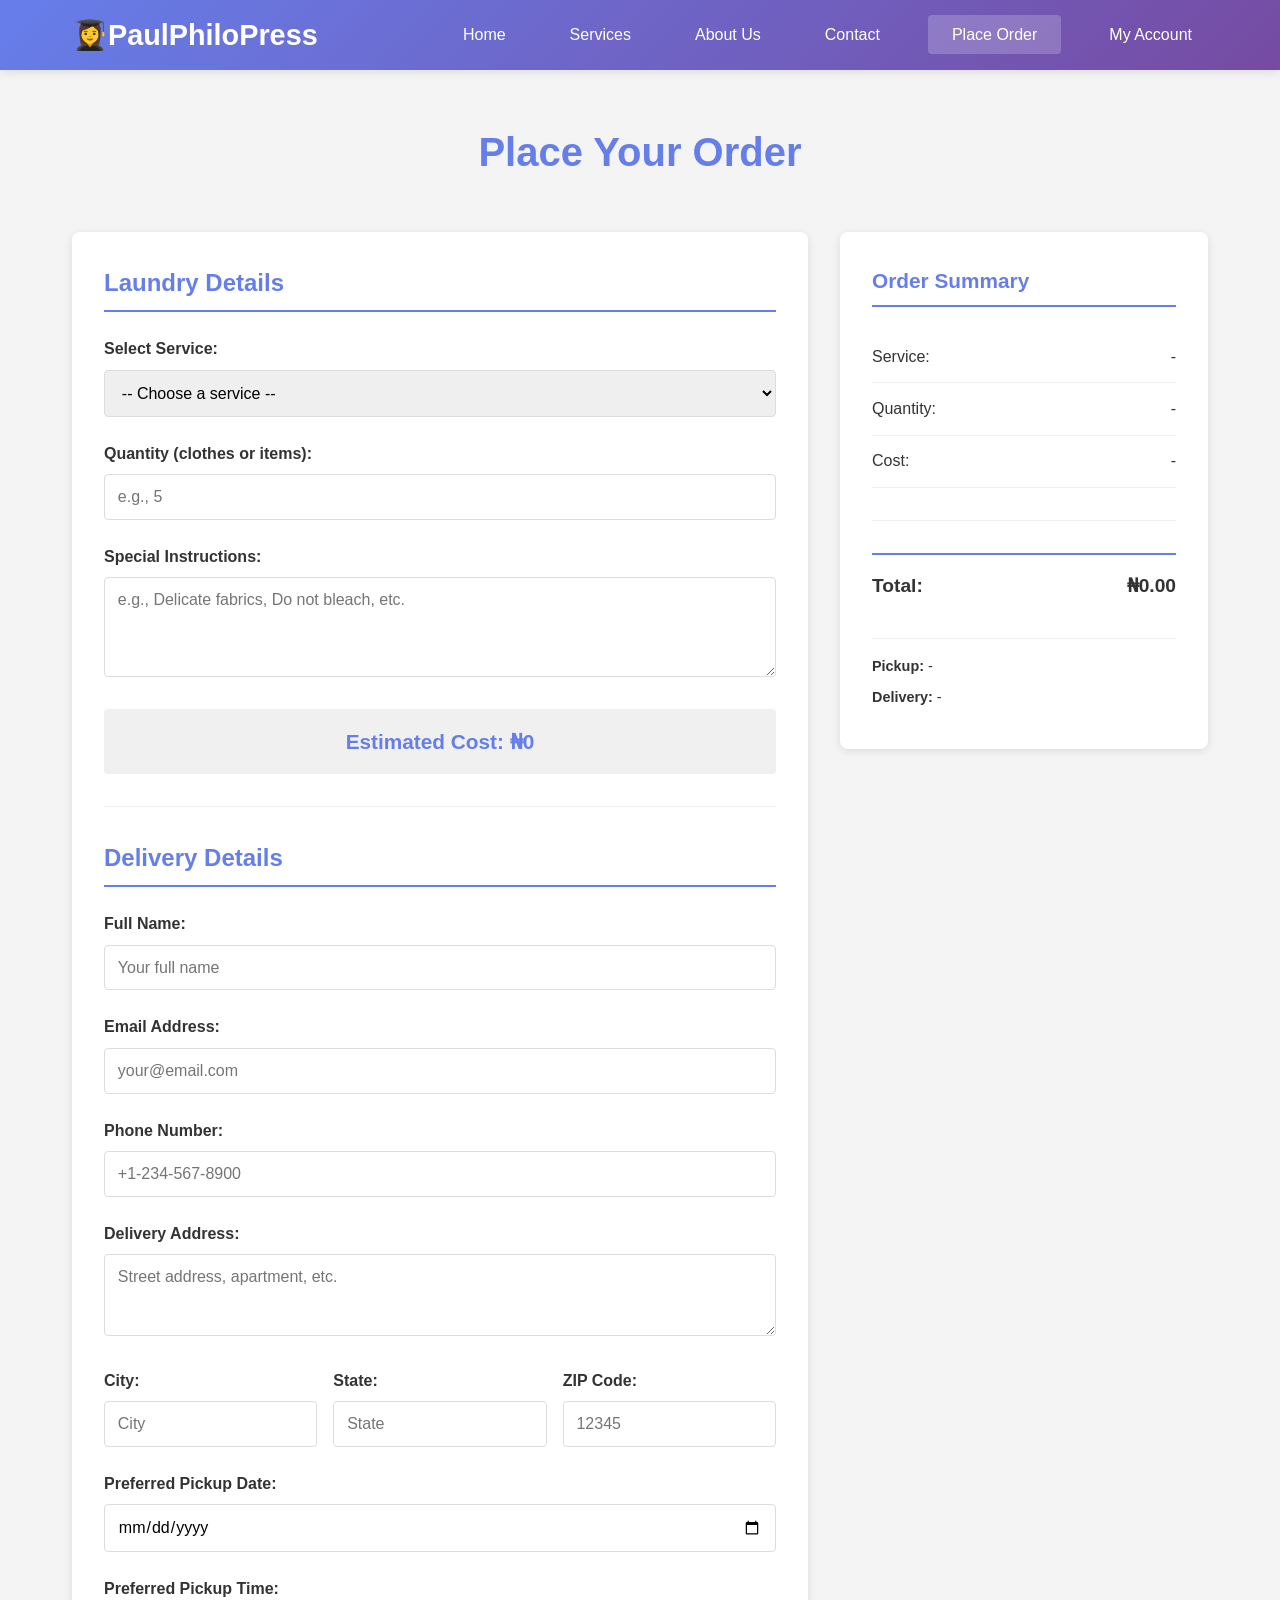
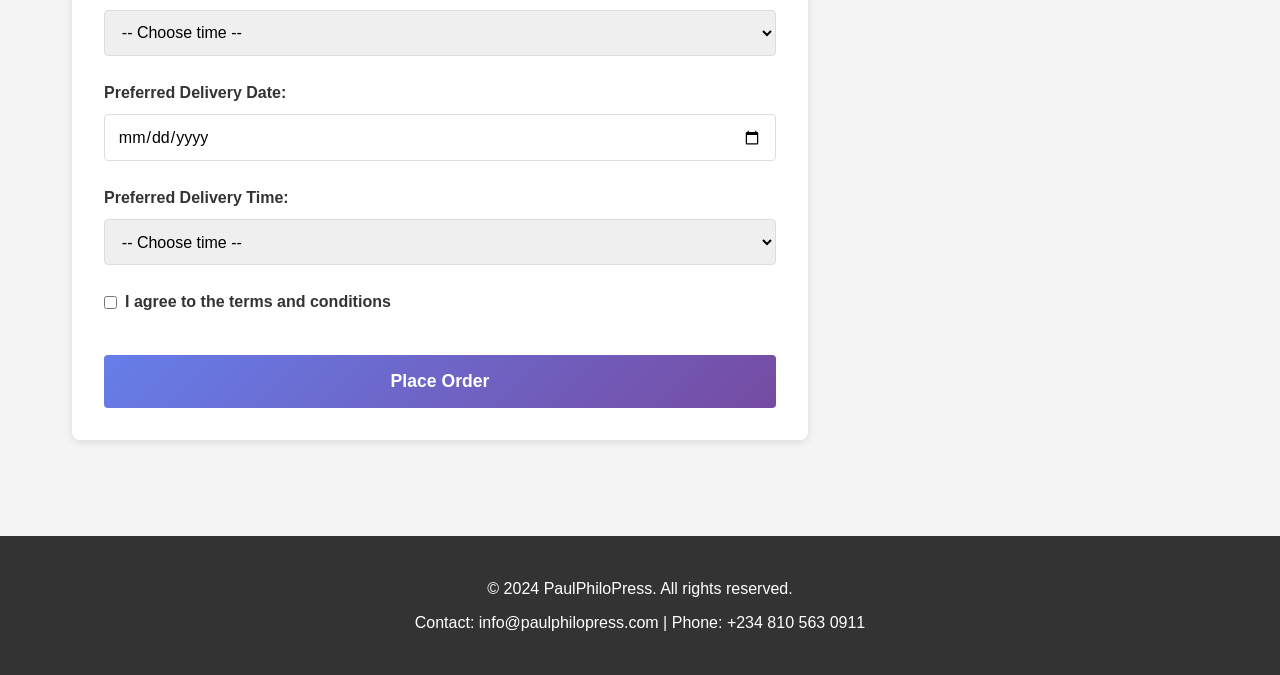
<file: order.html>
<!doctype html>
<html lang="en">
  <head>
    <meta charset="UTF-8" />
    <meta name="viewport" content="width=device-width, initial-scale=1.0" />
    <title>Place Your Order - PaulPhiloPress</title>
    <link rel="stylesheet" href="styles.css" />
  </head>
  <body>
    <!-- Navigation -->
    <nav class="navbar">
      <div class="nav-container">
        <div class="logo">👩‍🎓PaulPhiloPress</div>
        <div
          class="hamburger"
          id="hamburger"
          role="button"
          tabindex="0"
          aria-controls="navMenu"
          aria-expanded="false"
        >
          <span></span>
          <span></span>
          <span></span>
        </div>
        <ul class="nav-menu" id="navMenu" aria-hidden="true">
          <li><a href="index.html">Home</a></li>
          <li><a href="services.html">Services</a></li>
          <li><a href="about.html">About Us</a></li>
          <li><a href="contact.html">Contact</a></li>
          <li><a href="order.html" class="active btn-order">Place Order</a></li>
          <li><a href="account.html">My Account</a></li>
          <li><a href="/admin">Admin</a></li>
        </ul>
      </div>
    </nav>

    <!-- Order Page: contains the order form and live order summary -->
    <section class="order-page">
      <h1>Place Your Order</h1>

      <div class="order-container">
        <!-- Order Form -->
        <!--
                                - `id="orderForm"` is used by `script.js` to attach submit handler
                                - The form contains service selection, quantity, special instructions,
                                    delivery details and pickup/delivery scheduling.
                        -->
        <form
          class="order-form"
          id="orderForm"
          action="https://formsubmit.co/paulsoja2020@gmail.com"
          method="post"
        >
          <h2>Laundry Details</h2>

          <!-- Service Selection: choose service (prices shown in Naira) -->
          <div class="form-group">
            <label for="service">Select Service:</label>
            <select id="service" required>
              <option value="">-- Choose a service --</option>
              <option value="wash-fold">Wash & Fold - ₦700/item</option>
              <option value="dry-clean">Dry Cleaning - ₦1500/item</option>
              <option value="express">Express Service - ₦2000/item</option>
              <option value="special-care">Special Care - ₦600/item</option>
              <option value="bedding">Bedding & Linens - ₦800/set</option>
              <option value="baby-care">Baby Care - ₦300/item</option>
            </select>
          </div>

          <!-- Quantity -->
          <div class="form-group">
            <label for="quantity">Quantity (clothes or items):</label>
            <input
              type="number"
              id="quantity"
              min="1"
              step="1"
              required
              placeholder="e.g., 5"
            />
          </div>

          <!-- Special Instructions -->
          <div class="form-group">
            <label for="instructions">Special Instructions:</label>
            <textarea
              id="instructions"
              rows="4"
              placeholder="e.g., Delicate fabrics, Do not bleach, etc."
            ></textarea>
          </div>

          <!-- Estimated Cost: updated live by `calculateCost()` -->
          <div class="estimated-cost">
            <h3>Estimated Cost: ₦<span id="estimatedCost">0</span></h3>
          </div>

          <hr />

          <h2>Delivery Details</h2>

          <!-- Customer Name -->
          <div class="form-group">
            <label for="name">Full Name:</label>
            <input
              type="text"
              id="name"
              required
              placeholder="Your full name"
            />
          </div>

          <!-- Email -->
          <div class="form-group">
            <label for="email">Email Address:</label>
            <input
              type="email"
              id="email"
              required
              placeholder="your@email.com"
            />
          </div>

          <!-- Phone -->
          <div class="form-group">
            <label for="phone">Phone Number:</label>
            <input
              type="tel"
              id="phone"
              required
              placeholder="+1-234-567-8900"
            />
          </div>

          <!-- Delivery Address -->
          <div class="form-group">
            <label for="address">Delivery Address:</label>
            <textarea
              id="address"
              rows="3"
              required
              placeholder="Street address, apartment, etc."
            ></textarea>
          </div>

          <!-- City, State, Zip -->
          <div class="form-row">
            <div class="form-group">
              <label for="city">City:</label>
              <input type="text" id="city" required placeholder="City" />
            </div>
            <div class="form-group">
              <label for="state">State:</label>
              <input type="text" id="state" required placeholder="State" />
            </div>
            <div class="form-group">
              <label for="zip">ZIP Code:</label>
              <input type="text" id="zip" required placeholder="12345" />
            </div>
          </div>

          <!-- Pickup Date -->
          <div class="form-group">
            <label for="pickupDate">Preferred Pickup Date:</label>
            <input type="date" id="pickupDate" required />
          </div>

          <!-- Pickup Time -->
          <div class="form-group">
            <label for="pickupTime">Preferred Pickup Time:</label>
            <select id="pickupTime" required>
              <option value="">-- Choose time --</option>
              <option value="morning">Morning (8:00 AM - 12:00 PM)</option>
              <option value="afternoon">Afternoon (12:00 PM - 4:00 PM)</option>
              <option value="evening">Evening (4:00 PM - 8:00 PM)</option>
            </select>
          </div>

          <!-- Delivery Date -->
          <div class="form-group">
            <label for="deliveryDate">Preferred Delivery Date:</label>
            <input type="date" id="deliveryDate" required />
          </div>

          <!-- Delivery Time -->
          <div class="form-group">
            <label for="deliveryTime">Preferred Delivery Time:</label>
            <select id="deliveryTime" required>
              <option value="">-- Choose time --</option>
              <option value="morning">Morning (8:00 AM - 12:00 PM)</option>
              <option value="afternoon">Afternoon (12:00 PM - 4:00 PM)</option>
              <option value="evening">Evening (4:00 PM - 8:00 PM)</option>
            </select>
          </div>

          <!-- Checkbox for terms -->
          <div class="form-group checkbox">
            <input type="checkbox" id="terms" required />
            <label for="terms">I agree to the terms and conditions</label>
          </div>

          <!-- Submit Button -->
          <button type="submit" class="btn btn-primary btn-submit">
            Place Order
          </button>
        </form>

        <!-- Order Summary: reflects selected service and estimated cost -->
        <div class="order-summary">
          <h2>Order Summary</h2>
          <div class="summary-item">
            <span>Service:</span>
            <span id="summaryService">-</span>
          </div>
          <div class="summary-item">
            <span>Quantity:</span>
            <span id="summaryQuantity">-</span>
          </div>
          <div class="summary-item">
            <span>Cost:</span>
            <span id="summaryCost">-</span>
          </div>
          <hr />
          <div class="summary-item total">
            <span>Total:</span>
            <span id="summaryTotal">₦0.00</span>
          </div>
          <div class="summary-dates">
            <p><strong>Pickup:</strong> <span id="summaryPickup">-</span></p>
            <p>
              <strong>Delivery:</strong> <span id="summaryDelivery">-</span>
            </p>
          </div>
        </div>
      </div>
    </section>

    <!-- Footer -->
    <footer class="footer">
      <p>&copy; 2024 PaulPhiloPress. All rights reserved.</p>
      <p>Contact: info@paulphilopress.com | Phone: +234 810 563 0911</p>
    </footer>

    <script src="script.js"></script>
  </body>
</html>
</file>
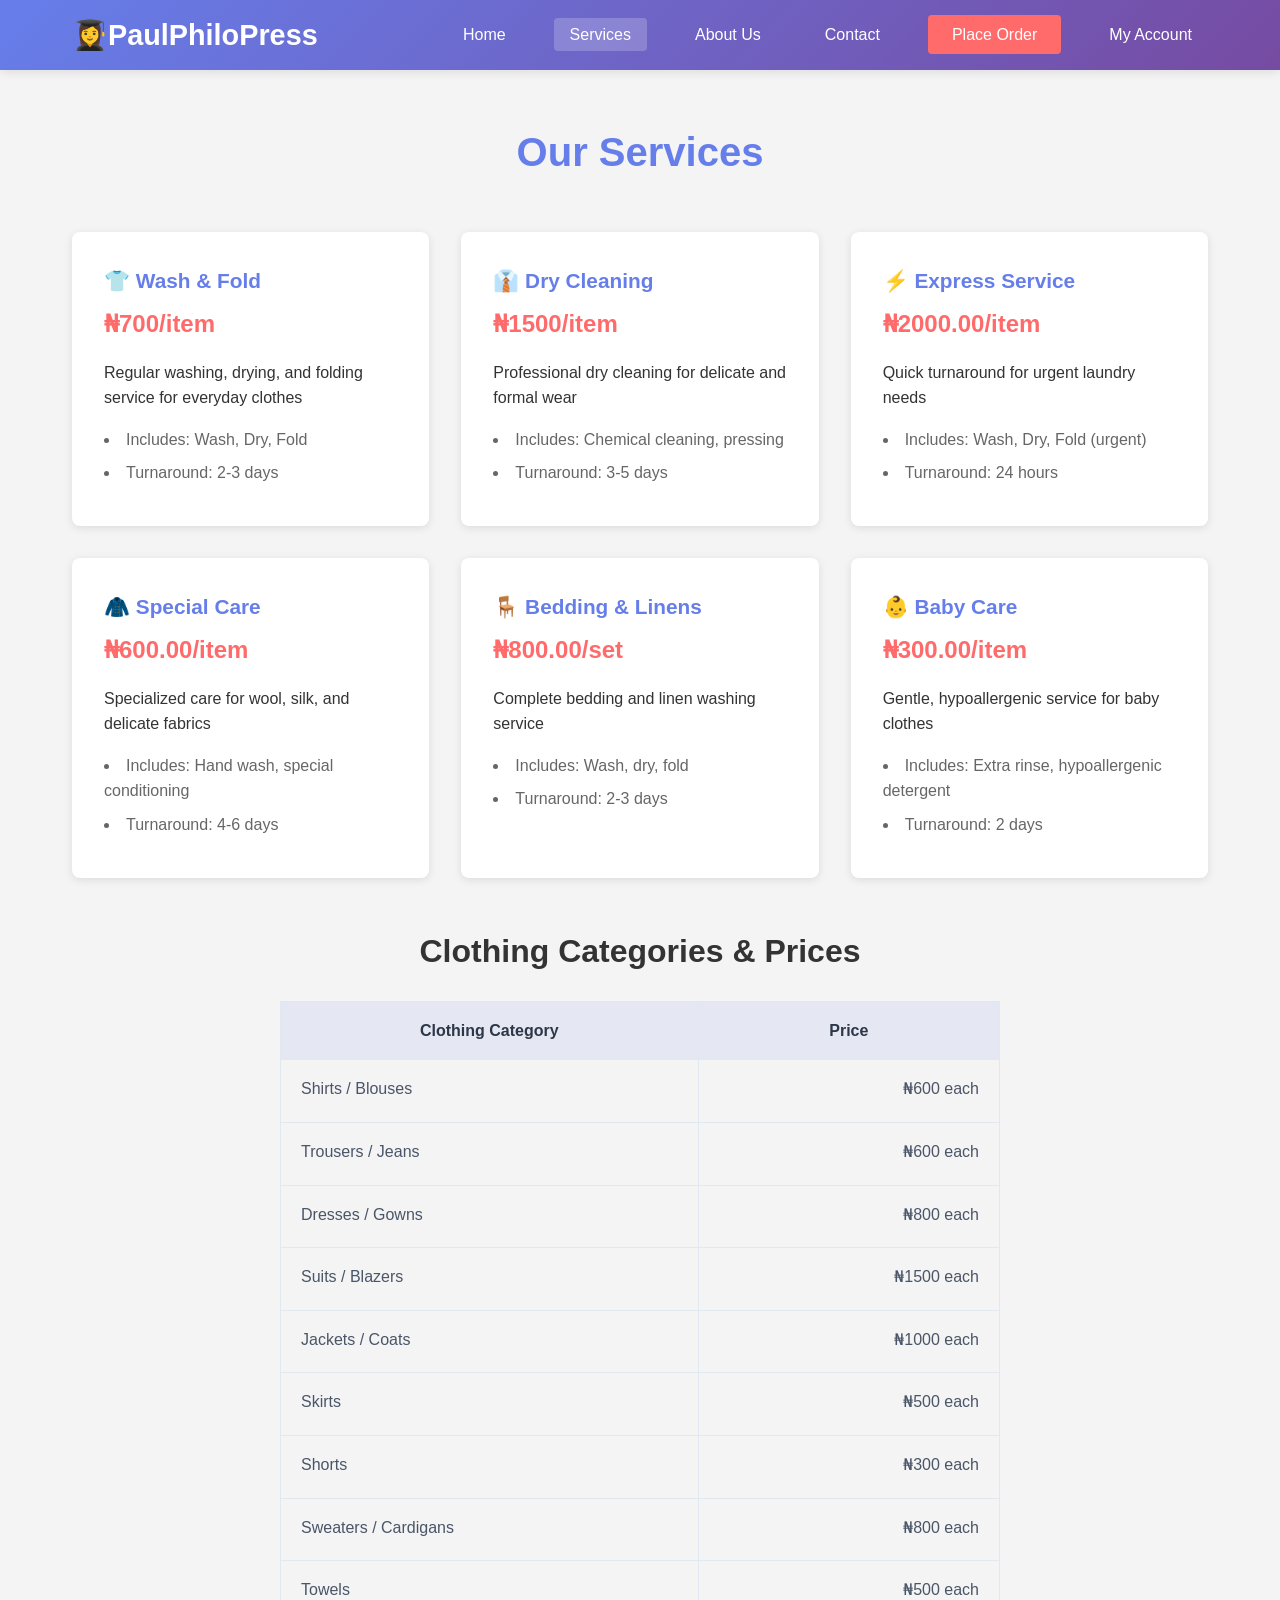
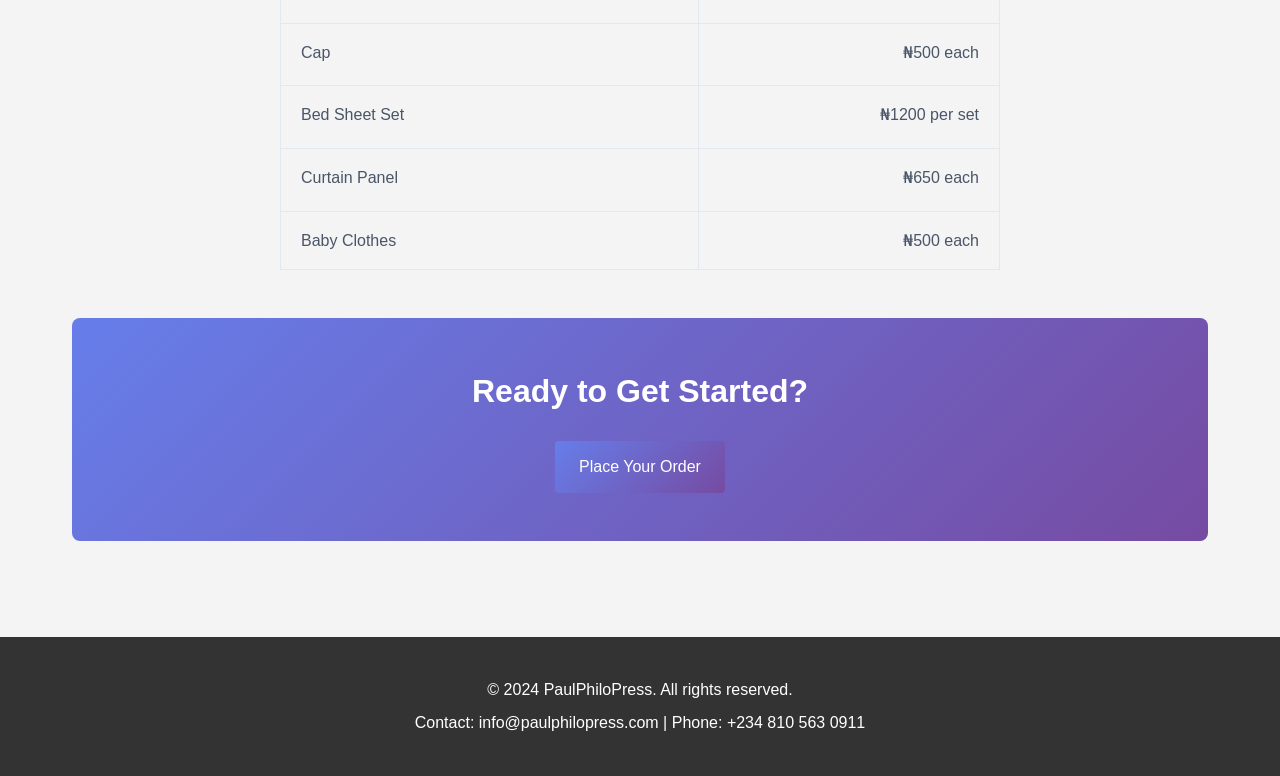
<file: services.html>
<!DOCTYPE html>
<html lang="en">
<head>
    <meta charset="UTF-8">
    <meta name="viewport" content="width=device-width, initial-scale=1.0">
    <title>Our Services - PaulPhiloPress</title>
    <link rel="stylesheet" href="styles.css">
</head>
<body>
    <!-- Navigation -->
    <nav class="navbar">
        <div class="nav-container">
            <div class="logo">👩‍🎓PaulPhiloPress</div>
            <div class="hamburger" id="hamburger" role="button" tabindex="0" aria-controls="navMenu" aria-expanded="false">
                <span></span>
                <span></span>
                <span></span>
            </div>
            <ul class="nav-menu" id="navMenu" aria-hidden="true">
                <li><a href="index.html">Home</a></li>
                <li><a href="services.html" class="active">Services</a></li>
                <li><a href="about.html">About Us</a></li>
                <li><a href="contact.html">Contact</a></li>
                <li><a href="order.html" class="btn-order">Place Order</a></li>
                <li><a href="account.html">My Account</a></li>
                <li><a href="/admin">Admin</a></li>
            </ul>
        </div>
    </nav>


    <!-- Services Section -->
    <section class="services-page">
        <h1>Our Services</h1>
        
        <div class="services-grid">
            <div class="service-item">
                <h3>👕 Wash & Fold</h3>
                <p class="price">₦700/item</p>
                <p>Regular washing, drying, and folding service for everyday clothes</p>
                <ul>
                    <li>Includes: Wash, Dry, Fold</li>
                    <li>Turnaround: 2-3 days</li>
                </ul>
            </div>

            <div class="service-item">
                <h3>👔 Dry Cleaning</h3>
                <p class="price">₦1500/item</p>
                <p>Professional dry cleaning for delicate and formal wear</p>
                <ul>
                    <li>Includes: Chemical cleaning, pressing</li>
                    <li>Turnaround: 3-5 days</li>
                </ul>
            </div>

            <div class="service-item">
                <h3>⚡ Express Service</h3>
                <p class="price">₦2000.00/item</p>
                <p>Quick turnaround for urgent laundry needs</p>
                <ul>
                    <li>Includes: Wash, Dry, Fold (urgent)</li>
                    <li>Turnaround: 24 hours</li>
                </ul>
            </div>

            <div class="service-item">
                <h3>🧥 Special Care</h3>
                <p class="price">₦600.00/item</p>
                <p>Specialized care for wool, silk, and delicate fabrics</p>
                <ul>
                    <li>Includes: Hand wash, special conditioning</li>
                    <li>Turnaround: 4-6 days</li>
                </ul>
            </div>

            <div class="service-item">
                <h3>🪑 Bedding & Linens</h3>
                <p class="price">₦800.00/set</p>
                <p>Complete bedding and linen washing service</p>
                <ul>
                    <li>Includes: Wash, dry, fold</li>
                    <li>Turnaround: 2-3 days</li>
                </ul>
            </div>

            <div class="service-item">
                <h3>👶 Baby Care</h3>
                <p class="price">₦300.00/item</p>
                <p>Gentle, hypoallergenic service for baby clothes</p>
                <ul>
                    <li>Includes: Extra rinse, hypoallergenic detergent</li>
                    <li>Turnaround: 2 days</li>
                </ul>
            </div>
        </div>

        <section class="service-categories">
            <h2>Clothing Categories & Prices</h2>
            <table class="category-table">
                <thead>
                    <tr>
                        <th>Clothing Category</th>
                        <th>Price</th>
                    </tr>
                </thead>
                <tbody>
                    <tr>
                        <td>Shirts / Blouses</td>
                        <td>₦600 each</td>
                    </tr>
                    <tr>
                        <td>Trousers / Jeans</td>
                        <td>₦600 each</td>
                    </tr>
                    <tr>
                        <td>Dresses / Gowns</td>
                        <td>₦800 each</td>
                    </tr>
                    <tr>
                        <td>Suits / Blazers</td>
                        <td>₦1500 each</td>
                    </tr>
                    <tr>
                        <td>Jackets / Coats</td>
                        <td>₦1000 each</td>
                    </tr>
                    <tr>
                        <td>Skirts</td>
                        <td>₦500 each</td>
                    </tr>
                    <tr>
                        <td>Shorts</td>
                        <td>₦300 each</td>
                    </tr>
                    <tr>
                        <td>Sweaters / Cardigans</td>
                        <td>₦800 each</td>
                    </tr>
                    <tr>
                        <td>Towels</td>
                        <td>₦500 each</td>
                    </tr>
                    <tr>
                        <td>Cap</td>
                        <td>₦500 each</td>
                    </tr>
                    <tr>
                        <td>Bed Sheet Set</td>
                        <td>₦1200 per set</td>
                    </tr>
                    <tr>
                        <td>Curtain Panel</td>
                        <td>₦650 each</td>
                    </tr>
                    <tr>
                        <td>Baby Clothes</td>
                        <td>₦500 each</td>
                    </tr>
                </tbody>
            </table>
        </section>

        <div class="cta-section">
            <h2>Ready to Get Started?</h2>
            <a href="order.html" class="btn btn-primary">Place Your Order</a>
        </div>
    </section>

    <!-- Footer -->
    <footer class="footer">
        <p>&copy; 2024 PaulPhiloPress. All rights reserved.</p>
        <p>Contact: info@paulphilopress.com | Phone: +234 810 563 0911</p>
    </footer>

    <script src="script.js"></script>
</body>
</html>
</file>
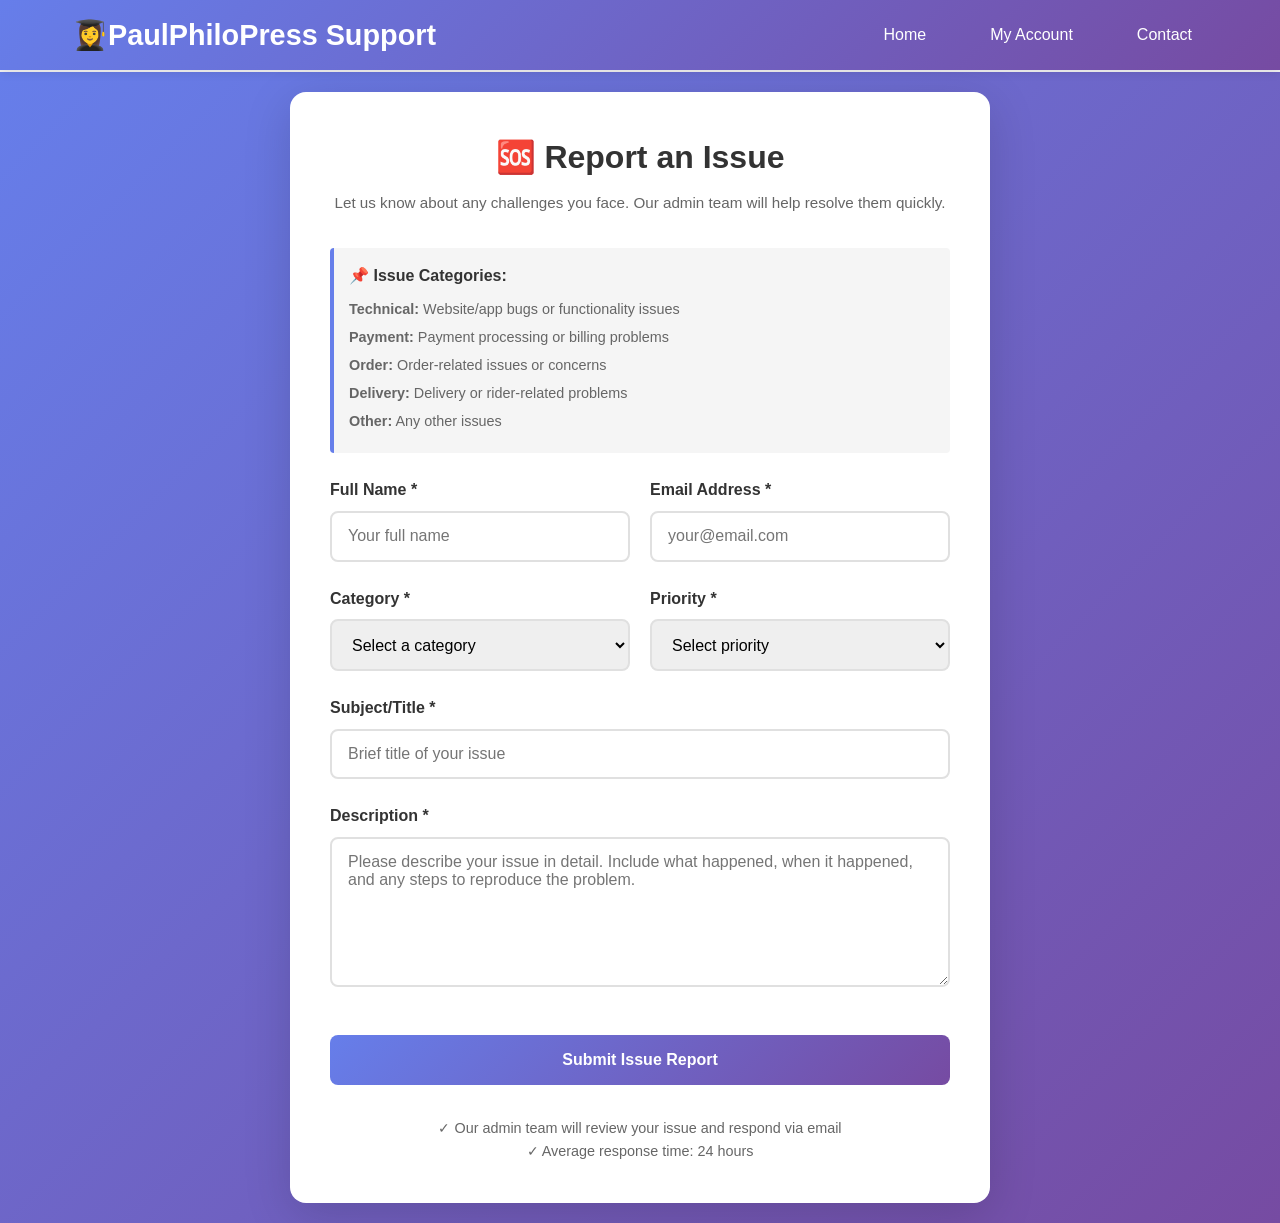
<file: support-issues.html>
<!DOCTYPE html>
<html lang="en">
<head>
    <meta charset="UTF-8">
    <meta name="viewport" content="width=device-width, initial-scale=1.0">
    <title>Report Issue - PaulPhiloPress Support</title>
    <link rel="stylesheet" href="styles.css">
    <link rel="stylesheet" href="support-issues.css">
    <style>
        
    </style>
</head>
<body>
    <nav class="navbar">
        <div class="nav-container">
            <div class="logo">👩‍🎓PaulPhiloPress Support</div>
            <div class="hamburger" id="hamburger" role="button" tabindex="0" aria-controls="navMenu" aria-expanded="false">
                <span></span>
                <span></span>
                <span></span>
            </div>
            <ul class="nav-menu" id="navMenu" aria-hidden="true">
                <li><a href="index.html">Home</a></li>
                <li><a href="account.html">My Account</a></li>
                <li><a href="contact.html">Contact</a></li>
            </ul>
        </div>
    </nav>

    <div class="support-container">
        <div class="support-card">
            <h1>🆘 Report an Issue</h1>
            <p class="subtitle">Let us know about any challenges you face. Our admin team will help resolve them quickly.</p>

            <div id="alert" class="alert"></div>

            <div class="info-box">
                <h3>📌 Issue Categories:</h3>
                <p><strong>Technical:</strong> Website/app bugs or functionality issues</p>
                <p><strong>Payment:</strong> Payment processing or billing problems</p>
                <p><strong>Order:</strong> Order-related issues or concerns</p>
                <p><strong>Delivery:</strong> Delivery or rider-related problems</p>
                <p><strong>Other:</strong> Any other issues</p>
            </div>

            <form class="support-form" onsubmit="handleSubmitChallenge(event)">
                <div class="form-row">
                    <div class="form-group">
                        <label for="name">Full Name *</label>
                        <input 
                            type="text" 
                            id="name" 
                            name="name" 
                            required
                            placeholder="Your full name"
                        >
                    </div>
                    <div class="form-group">
                        <label for="email">Email Address *</label>
                        <input 
                            type="email" 
                            id="email" 
                            name="email" 
                            required
                            placeholder="your@email.com"
                        >
                    </div>
                </div>

                <div class="form-row">
                    <div class="form-group">
                        <label for="category">Category *</label>
                        <select id="category" name="category" required>
                            <option value="">Select a category</option>
                            <option value="technical">Technical Issue</option>
                            <option value="payment">Payment Issue</option>
                            <option value="order">Order Issue</option>
                            <option value="delivery">Delivery Issue</option>
                            <option value="other">Other Issue</option>
                        </select>
                    </div>
                    <div class="form-group">
                        <label for="priority">Priority *</label>
                        <select id="priority" name="priority" required>
                            <option value="">Select priority</option>
                            <option value="low">Low</option>
                            <option value="medium">Medium</option>
                            <option value="high">High</option>
                            <option value="critical">Critical</option>
                        </select>
                    </div>
                </div>

                <div class="form-group">
                    <label for="subject">Subject/Title *</label>
                    <input 
                        type="text" 
                        id="subject" 
                        name="subject" 
                        required
                        placeholder="Brief title of your issue"
                        minlength="3"
                    >
                </div>

                <div class="form-group">
                    <label for="description">Description *</label>
                    <textarea 
                        id="description" 
                        name="description" 
                        required
                        placeholder="Please describe your issue in detail. Include what happened, when it happened, and any steps to reproduce the problem."
                        minlength="10"
                    ></textarea>
                </div>

                <button type="submit" id="submitBtn">Submit Issue Report</button>
                <div class="loading" id="loading">Submitting...</div>
            </form>

            <p style="text-align: center; margin-top: 2rem; color: #666; font-size: 0.9rem;">
                ✓ Our admin team will review your issue and respond via email<br>
                ✓ Average response time: 24 hours
            </p>
        </div>
    </div>

    <script src="script.js"></script>
    <script>
        function handleSubmitChallenge(event) {
            event.preventDefault();

            const name = document.getElementById('name').value.trim();
            const email = document.getElementById('email').value.trim();
            const category = document.getElementById('category').value;
            const priority = document.getElementById('priority').value;
            const subject = document.getElementById('subject').value.trim();
            const description = document.getElementById('description').value.trim();

            // Validation
            if (!name || !email || !category || !priority || !subject || !description) {
                showAlert('Please fill in all required fields', 'error');
                return;
            }

            if (subject.length < 3) {
                showAlert('Subject must be at least 3 characters', 'error');
                return;
            }

            if (description.length < 10) {
                showAlert('Description must be at least 10 characters', 'error');
                return;
            }

            // Disable button and show loading
            const submitBtn = document.getElementById('submitBtn');
            submitBtn.disabled = true;
            document.getElementById('loading').style.display = 'block';

            // Get API URL
            const API_URL = window.location.protocol === 'file:' ? 'http://127.0.0.1:8000' : window.location.origin;

            // Generate user ID (for demo, use email + timestamp)
            const userId = 'user_' + Math.random().toString(36).substr(2, 9);

            // Submit challenge
            fetch(`${API_URL}/api/challenges`, {
                method: 'POST',
                headers: {
                    'Content-Type': 'application/json'
                },
                body: JSON.stringify({
                    user_id: userId,
                    user_name: name,
                    user_email: email,
                    subject: subject,
                    description: description,
                    category: category,
                    priority: priority
                })
            })
            .then(response => {
                document.getElementById('loading').style.display = 'none';
                
                if (!response.ok) {
                    return response.json().then(data => {
                        throw new Error(data.detail || 'Submission failed');
                    });
                }
                return response.json();
            })
            .then(data => {
                showAlert(
                    'Issue submitted successfully! (ID: ' + data.challenge_id + ')',
                    'success'
                );
                
                // Reset form
                document.querySelector('.support-form').reset();
                submitBtn.disabled = false;
            })
            .catch(error => {
                submitBtn.disabled = false;
                showAlert(error.message || 'Failed to submit issue. Please try again.', 'error');
            });
        }

        function showAlert(message, type) {
            const alertDiv = document.getElementById('alert');
            alertDiv.className = `alert ${type}`;
            alertDiv.textContent = message;
        }

        // Load navbar
        document.addEventListener('DOMContentLoaded', () => {
            const hamburger = document.getElementById('hamburger');
            const navMenu = document.getElementById('navMenu');

            if (hamburger && navMenu) {
                hamburger.addEventListener('click', () => {
                    navMenu.classList.toggle('active');
                    hamburger.setAttribute('aria-expanded', 
                        hamburger.getAttribute('aria-expanded') === 'false' ? 'true' : 'false'
                    );
                });
            }
        });
    </script>
</body>
</html>
</file>
<file: styles.css>
/* styles.css - Main stylesheet for CleanPress
   Sections:
   - Global resets and typography
   - Navigation and responsive menu
   - Hero, features, and content sections
   - Forms, modals, and responsive breakpoints
*/
/* Global Styles */
* {
    margin: 0;
    padding: 0;
    box-sizing: border-box;
}

body {
    font-family: 'Segoe UI', Tahoma, Geneva, Verdana, sans-serif;
    line-height: 1.6;
    scroll-behavior: smooth;
    -webkit-font-smoothing: antialiased;
    color: #333;
    background-color: #f4f4f4;
    /* reserve space for the fixed navbar so page content isn't hidden */
    padding-top: 72px;
}

@media (max-width: 900px) {
    html, body {
        overflow-x: hidden;
    }

    body {
        scrollbar-width: none;
    }

    body::-webkit-scrollbar {
        width: 0;
        height: 0;
    }
}

/* Navigation */
.navbar {
    background: linear-gradient(135deg, #667eea 0%, #764ba2 100%);
    padding: 0.75rem 0;
    position: fixed;
    top: 0;
    left: 0;
    right: 0;
    z-index: 1000;
    box-shadow: 0 2px 10px rgba(0, 0, 0, 0.1);
    transition: padding 240ms ease, box-shadow 240ms ease, backdrop-filter 240ms ease, background-color 240ms ease;
    -webkit-backdrop-filter: blur(0);
    backdrop-filter: blur(0);
}

/* Navbar state when page is scrolled */
.navbar.scrolled {
    padding: 0.45rem 0;
    box-shadow: 0 6px 20px rgba(0, 0, 0, 0.14);
    -webkit-backdrop-filter: blur(6px);
    backdrop-filter: blur(6px);
    background-color: rgba(118, 75, 162, 0.92);
}

/* Subtle content effect when navbar is scrolled - hero content responds */
body.nav-scrolled .hero {
    transform: translateY(6px) scale(0.998);
    filter: brightness(0.975) blur(0.2px);
    transition: transform 320ms cubic-bezier(.2,.8,.2,1), filter 320ms ease;
}

.nav-container {
    max-width: 1200px;
    margin: 0 auto;
    display: flex;
    justify-content: space-between;
    align-items: center;
    padding: 0 2rem;
}

.logo {
    font-size: 1.8rem;
    font-weight: bold;
    color: white;
}

.nav-menu {
    display: flex;
    list-style: none;
    gap: 2rem;
}

.nav-menu a {
    color: white;
    text-decoration: none;
    transition: opacity 0.3s;
    padding: 0.5rem 1rem;
    border-radius: 4px;
}

.nav-menu a:hover,
.nav-menu a.active {
    background-color: rgba(255, 255, 255, 0.2);
}

.btn-order {
    background-color: #ff6b6b;
    padding: 0.7rem 1.5rem !important;
}

.btn-order:hover {
    background-color: #ff5252;
}

/* Buttons */
.btn {
    display: inline-block;
    padding: 0.8rem 1.5rem;
    border: none;
    border-radius: 4px;
    cursor: pointer;
    text-decoration: none;
    transition: all 0.3s;
    font-size: 1rem;
}

.btn-primary {
    background: linear-gradient(135deg, #667eea 0%, #764ba2 100%);
    color: white;
}

.btn-primary:hover {
    transform: translateY(-2px);
    box-shadow: 0 4px 12px rgba(102, 126, 234, 0.4);
}

/* Hero Section */
.hero {
    background: linear-gradient(135deg, #667eea 0%, #764ba2 100%);
    color: white;
    padding: 6rem 2rem;
    text-align: center;
    position: relative;
    overflow: hidden;
}

.hero-content h1 {
    font-size: 3rem;
    margin-bottom: 1rem;
}

.hero-content {
    position: relative;
    z-index: 2;
}

/* Animated hero advert behind the content */
.hero-ad {
    position: absolute;
    inset: 0;
    z-index: 0;
    pointer-events: none;
    background: linear-gradient(120deg, rgba(255,255,255,0.02), rgba(0,0,0,0.03));
    overflow: hidden;
}

.hero-ad::after {
    content: "";
    position: absolute;
    inset: 0;
    /* subtle gradient overlay to keep text legible on all screens */
    background: linear-gradient(180deg, rgba(0,0,0,0.10), rgba(0,0,0,0.20));
    pointer-events: none;
}

/* Slides used for crossfade carousel */
.hero-ad .slide {
    position: absolute;
    inset: 0;
    background-repeat: no-repeat;
    background-size: cover;
    background-position: center center;
    opacity: 0;
    transform: scale(1);
    transition: opacity 800ms ease, transform 1200ms ease;
    will-change: opacity, transform;
}

.hero-ad .slide.active {
    opacity: 0.9;
    transform: scale(1.02);
}

/* If no image is available, fall back to an animated gradient */
.hero-ad:empty {
    background-image: linear-gradient(120deg, rgba(255,255,255,0.06), rgba(0,0,0,0.06));
    animation: gradient-move 8s ease-in-out infinite;
}

@keyframes bg-pan {
    0% { background-position: 0% 50%; }
    50% { background-position: 100% 50%; }
    100% { background-position: 0% 50%; }
}

@keyframes gradient-move {
    0% { background-position: 0% 50%; }
    50% { background-position: 100% 50%; }
    100% { background-position: 0% 50%; }
}

/* Ensure hero advert is visible and well-scaled on tablet/mobile */
@media (max-width: 768px) {
    .hero-ad {
        opacity: 0.62;
        animation-duration: 14s;
        background-position: 50% 40%;
        background-size: cover;
    }

    .hero {
        padding: 4.5rem 1rem;
    }

    .hero-content h1 {
        font-size: 2.2rem;
    }
}

@media (max-width: 480px) {
    .hero-ad {
        opacity: 0.72;
        animation-duration: 10s;
        background-position: 50% 35%;
        background-size: cover;
    }

    .hero-content p {
        font-size: 1rem;
    }
}

.hero-content p {
    font-size: 1.3rem;
    margin-bottom: 2rem;
}

/* Features Section */
.features {
    max-width: 1200px;
    margin: 3rem auto;
    display: grid;
    grid-template-columns: repeat(auto-fit, minmax(250px, 1fr));
    gap: 2rem;
    padding: 0 2rem;
}

.feature-card {
    background: white;
    padding: 2rem;
    border-radius: 12px;
    box-shadow: 0 2px 20px rgba(0, 0, 0, 0.05);
    transition: transform 0.3s, box-shadow 0.3s;
}

.feature-card:hover {
    transform: translateY(-5px);
    box-shadow: 0 10px 24px rgba(0, 0, 0, 0.08);
}

.feature-card h3 {
    font-size: 1.5rem;
    margin-bottom: 1rem;
    color: #667eea;
}

.feature-card p {
    color: #555;
    line-height: 1.7;
}

.hamburger {
    display: none;
    flex-direction: column;
    justify-content: center;
    align-items: center;
    cursor: pointer;
    gap: 5px;
    width: 38px;
    height: 32px;
    padding: 6px;
    background: rgba(0, 0, 0, 0.35);
    border-radius: 10px;
    border: 1px solid rgba(255, 255, 255, 0.2);
    box-shadow: 0 2px 10px rgba(0, 0, 0, 0.2);
}

.hamburger:hover,
.hamburger:focus {
    background: rgba(0, 0, 0, 0.55);
}

.hamburger span {
    display: block;
    width: 100%;
    height: 3px;
    background-color: white;
    border-radius: 3px;
    transition: transform 0.3s ease, opacity 0.3s ease, background-color 0.3s ease;
    transform-origin: center;
}

.hamburger.active span:nth-child(1) {
    transform: translateY(8px) rotate(45deg);
}

.hamburger.active span:nth-child(2) {
    opacity: 0;
    transform: translateX(-10px);
}

.hamburger.active span:nth-child(3) {
    transform: translateY(-8px) rotate(-45deg);
}

/* How It Works */
.how-it-works {
    background: white;
    padding: 3rem 2rem;
    margin: 2rem 0;
}

.how-it-works h2 {
    text-align: center;
    font-size: 2rem;
    margin-bottom: 3rem;
    color: #667eea;
}

.steps {
    max-width: 1200px;
    margin: 0 auto;
    display: grid;
    grid-template-columns: repeat(auto-fit, minmax(200px, 1fr));
    gap: 2rem;
}

.step {
    text-align: center;
}

.step-number {
    width: 50px;
    height: 50px;
    background: linear-gradient(135deg, #667eea 0%, #764ba2 100%);
    color: white;
    border-radius: 50%;
    display: flex;
    align-items: center;
    justify-content: center;
    font-size: 1.5rem;
    font-weight: bold;
    margin: 0 auto 1rem;
}

.step h4 {
    margin-bottom: 0.5rem;
    color: #333;
}

/* Services Page */
.services-page {
    max-width: 1200px;
    margin: 0 auto;
    padding: 3rem 2rem;
}

.services-page h1 {
    text-align: center;
    font-size: 2.5rem;
    margin-bottom: 3rem;
    color: #667eea;
}

.services-grid {
    display: grid;
    grid-template-columns: repeat(auto-fit, minmax(300px, 1fr));
    gap: 2rem;
    margin-bottom: 3rem;
}

.service-item {
    background: white;
    padding: 2rem;
    border-radius: 8px;
    box-shadow: 0 2px 8px rgba(0, 0, 0, 0.1);
    transition: transform 0.3s;
}

.service-item:hover {
    transform: translateY(-5px);
}

.service-item h3 {
    font-size: 1.3rem;
    margin-bottom: 0.5rem;
    color: #667eea;
}

.service-item .price {
    font-size: 1.5rem;
    font-weight: bold;
    color: #ff6b6b;
    margin-bottom: 1rem;
}

.service-item ul {
    list-style-position: inside;
    color: #666;
    margin-top: 1rem;
}

.service-item li {
    margin-bottom: 0.5rem;
}

.service-categories {
    max-width: 900px;
    margin: 0 auto 3rem;
    text-align: center;
}

.service-categories h2 {
    font-size: 2rem;
    margin-bottom: 1.5rem;
    color: #333;
}

.category-table {
    width: 80%;
    border-collapse: collapse;
    margin: 0 auto;
}

.category-table th,
.category-table td {
    padding: 1rem 1.25rem;
    border: 1px solid #e2e8f0;
}

.category-table th {
    background: rgba(102, 118, 234, 0.1);
    color: #2d3748;
    font-weight: 700;
}

.category-table td {
    color: #4a5568;
}

.category-table td:first-child {
    text-align: left;
}

.category-table td:last-child {
    text-align: right;
}

.category-table tbody tr:not(:last-child) td {
    padding-bottom: 1.25rem;
}

.cta-section {
    text-align: center;
    padding: 3rem;
    background: linear-gradient(135deg, #667eea 0%, #764ba2 100%);
    color: white;
    border-radius: 8px;
}

.cta-section h2 {
    font-size: 2rem;
    margin-bottom: 1.5rem;
}

/* Order Page */
.order-page {
    max-width: 1200px;
    margin: 0 auto;
    padding: 3rem 2rem;
}

.order-page h1 {
    text-align: center;
    font-size: 2.5rem;
    margin-bottom: 3rem;
    color: #667eea;
}

.order-container {
    display: grid;
    grid-template-columns: 2fr 1fr;
    gap: 2rem;
}

.order-form {
    background: white;
    padding: 2rem;
    border-radius: 8px;
    box-shadow: 0 2px 8px rgba(0, 0, 0, 0.1);
}

.order-form h2 {
    font-size: 1.5rem;
    margin-top: 2rem;
    margin-bottom: 1.5rem;
    color: #667eea;
    border-bottom: 2px solid #667eea;
    padding-bottom: 0.5rem;
}

.order-form h2:first-child {
    margin-top: 0;
}

.form-group {
    margin-bottom: 1.5rem;
}

.form-group label {
    display: block;
    margin-bottom: 0.5rem;
    font-weight: 600;
    color: #333;
}

.form-group input,
.form-group select,
.form-group textarea {
    width: 100%;
    padding: 0.8rem;
    border: 1px solid #ddd;
    border-radius: 4px;
    font-family: inherit;
    font-size: 1rem;
}

.form-group input:focus,
.form-group select:focus,
.form-group textarea:focus {
    outline: none;
    border-color: #667eea;
    box-shadow: 0 0 5px rgba(102, 126, 234, 0.3);
}

.form-group.checkbox {
    display: flex;
    align-items: center;
    gap: 0.5rem;
}

.form-group.checkbox input {
    width: auto;
    margin: 0;
}

.form-group.checkbox label {
    margin: 0;
}

.form-row {
    display: grid;
    grid-template-columns: repeat(3, 1fr);
    gap: 1rem;
}

.estimated-cost {
    background: #f0f0f0;
    padding: 1rem;
    border-radius: 4px;
    text-align: center;
    margin: 1rem 0;
}

.estimated-cost h3 {
    color: #667eea;
    font-size: 1.3rem;
}

.btn-submit {
    width: 100%;
    padding: 1rem;
    font-size: 1.1rem;
    font-weight: bold;
    margin-top: 1rem;
}

hr {
    border: none;
    border-top: 1px solid #eee;
    margin: 2rem 0;
}

/* Order Summary */
.order-summary {
    background: white;
    padding: 2rem;
    border-radius: 8px;
    box-shadow: 0 2px 8px rgba(0, 0, 0, 0.1);
    height: fit-content;
    position: sticky;
    top: 100px;
}

.order-summary h2 {
    font-size: 1.3rem;
    margin-bottom: 1.5rem;
    color: #667eea;
    border-bottom: 2px solid #667eea;
    padding-bottom: 0.5rem;
}

.summary-item {
    display: flex;
    justify-content: space-between;
    padding: 0.8rem 0;
    border-bottom: 1px solid #eee;
}

.summary-item.total {
    font-weight: bold;
    font-size: 1.2rem;
    border-bottom: none;
    border-top: 2px solid #667eea;
    padding-top: 1rem;
    margin-top: 1rem;
}

.summary-dates {
    margin-top: 1.5rem;
    padding-top: 1rem;
    border-top: 1px solid #eee;
}

.summary-dates p {
    margin-bottom: 0.5rem;
    font-size: 0.9rem;
}

/* Footer */
.footer {
    background-color: #333;
    color: white;
    text-align: center;
    padding: 2rem;
    margin-top: 3rem;
}

.footer p {
    margin: 0.5rem 0;
}

/* Registration Section */
.registration-section {
    background: linear-gradient(135deg, #667eea 0%, #764ba2 100%);
    color: white;
    padding: 4rem 2rem;
    text-align: center;
    margin: 3rem 0;
}

.registration-section h2 {
    font-size: 2rem;
    margin-bottom: 1rem;
}

.registration-section p {
    font-size: 1.1rem;
    margin-bottom: 2rem;
}

/* Modal Styles */
.modal {
    position: fixed;
    z-index: 1000;
    left: 0;
    top: 0;
    width: 100%;
    height: 100%;
    background-color: rgba(0, 0, 0, 0.4);
    display: flex;
    align-items: center;
    justify-content: center;
}

.modal-content {
    background-color: white;
    padding: 2rem;
    border-radius: 8px;
    box-shadow: 0 4px 20px rgba(0, 0, 0, 0.3);
    width: 90%;
    max-width: 500px;
    max-height: 90vh;
    overflow-y: auto;
}

.modal-content h2 {
    color: #667eea;
    margin-bottom: 1.5rem;
}

.close {
    color: #aaa;
    float: right;
    font-size: 2rem;
    font-weight: bold;
    cursor: pointer;
    transition: color 0.3s;
}

.close:hover,
.close:focus {
    color: black;
}

.modal-content .form-group {
    margin-bottom: 1.5rem;
}

.modal {
    display: none;
}

@media (max-width: 900px) {
    .nav-menu {
        position: absolute;
        top: 100%;
        right: 0;
        left: 0;
        background: linear-gradient(135deg, #5b6ae8 0%, #6951c5 100%);
        flex-direction: column;
        align-items: stretch;
        gap: 0;
        padding: 1rem 1.5rem 1.5rem;
        display: none;
    }

    .nav-menu.active {
        display: flex;
    }

    .nav-menu a {
        padding: 0.9rem 1rem;
        border-radius: 8px;
    }

    .hamburger {
        display: flex;
    }

    .nav-container {
        flex-wrap: wrap;
        gap: 1rem;
    }
}

@media (max-width: 768px) {
    .hero {
        padding: 4rem 1rem;
    }

    .hero-content h1 {
        font-size: 2.2rem;
    }

    .hero-content p {
        font-size: 1.1rem;
    }

    .features,
    .steps,
    .order-container,
    .form-row {
        grid-template-columns: 1fr;
    }

    .order-page,
    .services-page,
    .registration-section {
        padding: 2rem 1rem;
    }

    .registration-section {
        border-radius: 12px;
        padding: 2rem 1.2rem;
    }
}

@media (max-width: 480px) {
    .logo {
        font-size: 1.5rem;
    }

    .btn,
    .btn-primary,
    .btn-order {
        width: 100%;
    }

    .hero {
        padding: 3rem 0.8rem;
    }

    .hero-content h1 {
        font-size: 1.9rem;
    }

    .hero-content p {
        font-size: 1rem;
    }

    .feature-card,
    .step,
    .order-form,
    .order-summary,
    .service-item {
        padding: 1.5rem;
    }

    .nav-menu a {
        padding: 0.9rem 0.8rem;
    }

    .modal-content {
        padding: 1.5rem;
    }
}


.modal-content .form-group input,
.modal-content .form-group textarea {
    width: 100%;
    padding: 0.8rem;
    border: 1px solid #ddd;
    border-radius: 4px;
    font-family: inherit;
    font-size: 1rem;
}

.modal-content .form-group input:focus,
.modal-content .form-group textarea:focus {
    outline: none;
    border-color: #667eea;
    box-shadow: 0 0 5px rgba(102, 126, 234, 0.3);
}

/* Responsive Design */
@media (max-width: 1024px) {
    .nav-menu {
        gap: 1rem;
    }
    
    .nav-menu a {
        padding: 0.4rem 0.7rem;
        font-size: 0.85rem;
    }
}

@media (max-width: 768px) {
    /* Navigation */
    .hamburger {
        display: flex;
    }
    
    .nav-menu {
        position: absolute;
        top: 60px;
        left: 0;
        width: 100%;
        background: linear-gradient(135deg, #667eea 0%, #764ba2 100%);
        flex-direction: column;
        gap: 0;
        max-height: 0;
        overflow: hidden;
        transition: max-height 0.3s ease-out;
    }
    
    .nav-menu.active {
        max-height: 500px;
    }
    
    .nav-menu li {
        border-bottom: 1px solid rgba(255, 255, 255, 0.1);
    }
    
    .nav-menu a {
        display: block;
        padding: 1rem;
        font-size: 1rem;
        white-space: normal;
    }
    
    /* Hero Section */
    .hero {
        padding: 3rem 1rem;
    }
    
    .hero-content h1 {
        font-size: 1.8rem;
        margin-bottom: 0.5rem;
    }
    
    .hero-content p {
        font-size: 1rem;
        margin-bottom: 1.5rem;
    }
    
    /* Features */
    .features {
        grid-template-columns: 1fr;
        gap: 1rem;
        margin: 1.5rem auto;
        padding: 0 1rem;
    }
    
    .feature-card {
        padding: 1.5rem;
    }
    
    /* Steps */
    .steps {
        grid-template-columns: 1fr 1fr;
        gap: 1rem;
    }

/* Utility: hide scrollbars while preserving scroll behavior
   - Applied for small screens via media query below
   - Also available via the `hide-scrollbar` class (used when JS detects Windows)
*/
.hide-scrollbar {
    -ms-overflow-style: none; /* IE and Edge */
    scrollbar-width: none; /* Firefox */
}
.hide-scrollbar::-webkit-scrollbar {
    display: none; /* Chrome, Safari, Opera */
    width: 0;
    height: 0;
}

/* Hide scrollbars on small screens but keep scrolling available */
@media (max-width: 900px) {
    html, body, .table-container, .admin-container, .modal-content {
        -ms-overflow-style: none;
        scrollbar-width: none;
    }

    html::-webkit-scrollbar,
    body::-webkit-scrollbar,
    .table-container::-webkit-scrollbar,
    .admin-container::-webkit-scrollbar,
    .modal-content::-webkit-scrollbar {
        display: none;
        width: 0;
        height: 0;
    }
}
    
    .step-number {
        width: 40px;
        height: 40px;
        font-size: 1.2rem;
    }
    
    /* Forms */
    .form-row {
        grid-template-columns: 1fr;
        gap: 0.8rem;
    }
    
    .order-container {
        grid-template-columns: 1fr;
        gap: 1.5rem;
    }
    
    .order-summary {
        position: static;
    }
    
    /* Account Grid */
    .account-grid {
        grid-template-columns: 1fr;
        gap: 1.5rem;
    }
    
    .stats-grid {
        grid-template-columns: 1fr;
        gap: 1rem;
    }
    
    /* Admin Container */
    .admin-container {
        grid-template-columns: 1fr;
        gap: 1rem;
        margin: 1rem;
    }
    
    /* Tables */
    table {
        font-size: 0.85rem;
    }
    
    table th,
    table td {
        padding: 8px;
    }
    
    /* Contact Grid */
    .contact-grid {
        grid-template-columns: 1fr;
        gap: 1.5rem;
    }
    
    /* Team Grid */
    .team-grid,
    .values-grid {
        grid-template-columns: 1fr;
        gap: 1rem;
    }
    
    /* About Grid */
    .about-section {
        padding: 1.5rem;
        margin-bottom: 1.5rem;
    }
    
    .about-section h2 {
        font-size: 1.5rem;
    }
    
    /* Modal */
    .modal-content {
        width: 95%;
        max-width: 100%;
        padding: 1.5rem;
    }
    
    .modal-content h2 {
        font-size: 1.3rem;
    }
    
    /* Footer */
    .footer {
        padding: 1rem;
    }
    
    .footer p {
        font-size: 0.9rem;
    }
}

@media (max-width: 480px) {
    .nav-container {
        padding: 0 0.5rem;
    }
    
    .logo {
        font-size: 1.3rem;
    }
    
    /* Hero */
    .hero {
        padding: 2rem 1rem;
    }
    
    .hero-content h1 {
        font-size: 1.5rem;
    }
    
    .hero-content p {
        font-size: 0.95rem;
    }
    
    .btn {
        padding: 0.6rem 1rem;
        font-size: 0.9rem;
    }
    
    /* Headings */
    h1 {
        font-size: 1.5rem;
    }
    
    h2 {
        font-size: 1.3rem;
    }
    
    h3 {
        font-size: 1.1rem;
    }
    
    /* Forms */
    .form-group input,
    .form-group select,
    .form-group textarea {
        padding: 0.6rem;
        font-size: 16px;
    }
    
    /* Steps */
    .steps {
        grid-template-columns: 1fr;
    }
    
    /* Cards */
    .stat-card,
    .profile-card,
    .about-section,
    .contact-form,
    .info-card {
        padding: 1rem;
    }
    
    /* Tables */
    table {
        font-size: 0.75rem;
    }
    
    table th,
    table td {
        padding: 5px;
    }
    
    .table-title {
        font-size: 1rem;
        padding: 1rem;
    }
    
    /* Order Item */
    .order-item,
    .payment-item {
        flex-direction: column;
        gap: 0.8rem;
    }
    
    .order-status,
    .payment-info {
        width: 100%;
    }
    
    /* Registration Section */
    .registration-section {
        padding: 2rem 1rem;
    }
    
    .registration-section h2 {
        font-size: 1.3rem;
    }
    
    .registration-section p {
        font-size: 0.95rem;
    }
}

/* High DPI / High Resolution Displays */
@media (-webkit-min-device-pixel-ratio: 2), (min-resolution: 192dpi) {
    body {
        -webkit-font-smoothing: antialiased;
        -moz-osx-font-smoothing: grayscale;
    }
}

/* Touch Devices */
@media (hover: none) and (pointer: coarse) {
    .btn,
    button,
    a,
    input,
    select,
    textarea {
        min-height: 44px;
    }
    
    .nav-menu a,
    .btn {
        padding: 0.8rem 1rem;
    }
}
</file>
<file: admin-setup.css>
/* admin-setup.css - Styles for the admin setup page */

.setup-page {
    display: flex;
    align-items: center;
    justify-content: center;
    min-height: calc(100vh - 80px);
    padding: 20px;
    background: linear-gradient(135deg, #667eea 0%, #764ba2 100%);
}

.setup-card {
    width: 100%;
    max-width: 520px;
    background: white;
    border-radius: 20px;
    box-shadow: 0 16px 48px rgba(0, 0, 0, 0.14);
    padding: 40px;
    transition: transform 0.3s ease, box-shadow 0.3s ease;
}

.setup-card:hover {
    transform: translateY(-4px);
}

.setup-card h1 {
    font-size: 2rem;
    margin-bottom: 0.75rem;
    color: #333;
    text-align: center;
}

.setup-card .subtitle {
    text-align: center;
    margin-bottom: 1.75rem;
    color: #5e6571;
    font-size: 0.95rem;
    line-height: 1.6;
}

.setup-form .form-group {
    margin-bottom: 1.5rem;
}

.setup-form label {
    display: block;
    margin-bottom: 0.5rem;
    font-weight: 700;
    color: #333;
}

.setup-form input {
    width: 100%;
    padding: 1rem;
    border: 2px solid #e0e0e0;
    border-radius: 14px;
    font-size: 1rem;
    transition: border-color 0.2s ease, box-shadow 0.2s ease;
    box-sizing: border-box;
}

.setup-form input:focus {
    outline: none;
    border-color: #667eea;
    box-shadow: 0 0 0 4px rgba(102, 126, 234, 0.15);
}

.password-requirements {
    background: #f8fafc;
    border-left: 4px solid #667eea;
    padding: 14px;
    margin-top: 0.75rem;
    border-radius: 12px;
    font-size: 0.9rem;
    color: #4b5563;
}

.password-requirements ul {
    margin: 10px 0 0 20px;
    padding: 0;
}

.password-requirements li {
    margin: 6px 0;
}

.setup-form button {
    width: 100%;
    padding: 1rem;
    background: linear-gradient(135deg, #667eea 0%, #764ba2 100%);
    color: white;
    border: none;
    border-radius: 14px;
    font-size: 1rem;
    font-weight: 700;
    cursor: pointer;
    transition: opacity 0.25s ease, transform 0.2s ease;
}

.setup-form button:hover {
    opacity: 0.95;
    transform: translateY(-1px);
}

.setup-form button:disabled {
    opacity: 0.6;
    cursor: not-allowed;
}

.alert {
    padding: 14px 18px;
    border-radius: 14px;
    margin-bottom: 1.5rem;
    display: none;
}

.alert.success {
    background: #d4edda;
    color: #155724;
    border: 1px solid #c3e6cb;
    display: block;
}

.alert.error {
    background: #f8d7da;
    color: #721c24;
    border: 1px solid #f5c6cb;
    display: block;
}

.alert.info {
    background: #d1ecf1;
    color: #0c5460;
    border: 1px solid #bee5eb;
    display: block;
}

.setup-note {
    text-align: center;
    margin-top: 1.5rem;
    color: #555;
    font-size: 0.95rem;
    line-height: 1.5;
}

.setup-note strong {
    color: #333;
}

.loading {
    display: none;
    margin-top: 1rem;
    text-align: center;
    color: #667eea;
}

.loading::after {
    content: '';
    display: inline-block;
    margin-left: 8px;
    width: 16px;
    height: 16px;
    border: 2px solid rgba(102, 126, 234, 0.4);
    border-top-color: #667eea;
    border-radius: 50%;
    animation: spin 1s linear infinite;
}

@keyframes spin {
    to {
        transform: rotate(360deg);
    }
}

@media (max-width: 540px) {
    .setup-card {
        padding: 28px;
        border-radius: 18px;
    }

    .setup-card h1 {
        font-size: 1.75rem;
    }
}

.redirect-note { text-align: center; margin-top: 2rem; font-size: 1rem; }
.redirect-note a { color: #667eea; text-decoration: underline; font-weight: 700; }
</file>
<file: support-issues.css>
.support-container {
            display: flex;
            align-items: center;
            justify-content: center;
            min-height: calc(100vh - 80px);
            padding: 20px;
            background: linear-gradient(135deg, #667eea 0%, #764ba2 100%);
        }

        .support-card {
            width: 100%;
            max-width: 700px;
            background: white;
            border-radius: 16px;
            box-shadow: 0 12px 48px rgba(0, 0, 0, 0.15);
            padding: 40px;
        }

        .support-card h1 {
            font-size: 2rem;
            margin-bottom: 0.5rem;
            color: #333;
            text-align: center;
        }

        .support-card .subtitle {
            text-align: center;
            margin-bottom: 2rem;
            color: #666;
            font-size: 0.95rem;
        }

        .support-form .form-group {
            margin-bottom: 1.5rem;
        }

        .support-form label {
            display: block;
            margin-bottom: 0.5rem;
            font-weight: 600;
            color: #333;
        }

        .support-form input,
        .support-form select,
        .support-form textarea {
            width: 100%;
            padding: 0.9rem 1rem;
            border: 2px solid #e0e0e0;
            border-radius: 8px;
            font-size: 1rem;
            transition: all 0.3s ease;
            box-sizing: border-box;
            font-family: Arial, sans-serif;
        }

        .support-form input:focus,
        .support-form select:focus,
        .support-form textarea:focus {
            outline: none;
            border-color: #667eea;
            box-shadow: 0 0 0 3px rgba(102, 126, 234, 0.15);
        }

        .support-form textarea {
            min-height: 150px;
            resize: vertical;
        }

        .form-row {
            display: grid;
            grid-template-columns: 1fr 1fr;
            gap: 20px;
        }

        .support-form button {
            width: 100%;
            padding: 1rem;
            background: linear-gradient(135deg, #667eea 0%, #764ba2 100%);
            color: white;
            border: none;
            border-radius: 8px;
            font-size: 1rem;
            font-weight: 700;
            cursor: pointer;
            transition: opacity 0.3s ease;
            margin-top: 1rem;
        }

        .support-form button:hover {
            opacity: 0.95;
        }

        .support-form button:disabled {
            opacity: 0.6;
            cursor: not-allowed;
        }

        .alert {
            padding: 12px 16px;
            border-radius: 8px;
            margin-bottom: 1.5rem;
            display: none;
        }

        .alert.success {
            background: #d4edda;
            color: #155724;
            border: 1px solid #c3e6cb;
            display: block;
        }

        .alert.error {
            background: #f8d7da;
            color: #721c24;
            border: 1px solid #f5c6cb;
            display: block;
        }

        .alert.info {
            background: #d1ecf1;
            color: #0c5460;
            border: 1px solid #bee5eb;
            display: block;
        }

        .info-box {
            background: #f5f5f5;
            border-left: 4px solid #667eea;
            padding: 15px;
            margin-bottom: 1.5rem;
            border-radius: 4px;
        }

        .info-box h3 {
            margin: 0 0 10px 0;
            color: #333;
            font-size: 1rem;
        }

        .info-box p {
            margin: 5px 0;
            font-size: 0.9rem;
            color: #666;
        }

        .loading {
            display: none;
            text-align: center;
            color: #667eea;
        }

        @media (max-width: 600px) {
            .support-card {
                padding: 25px;
            }

            .support-card h1 {
                font-size: 1.5rem;
            }

            .form-row {
                grid-template-columns: 1fr;
            }
        }
</file>
